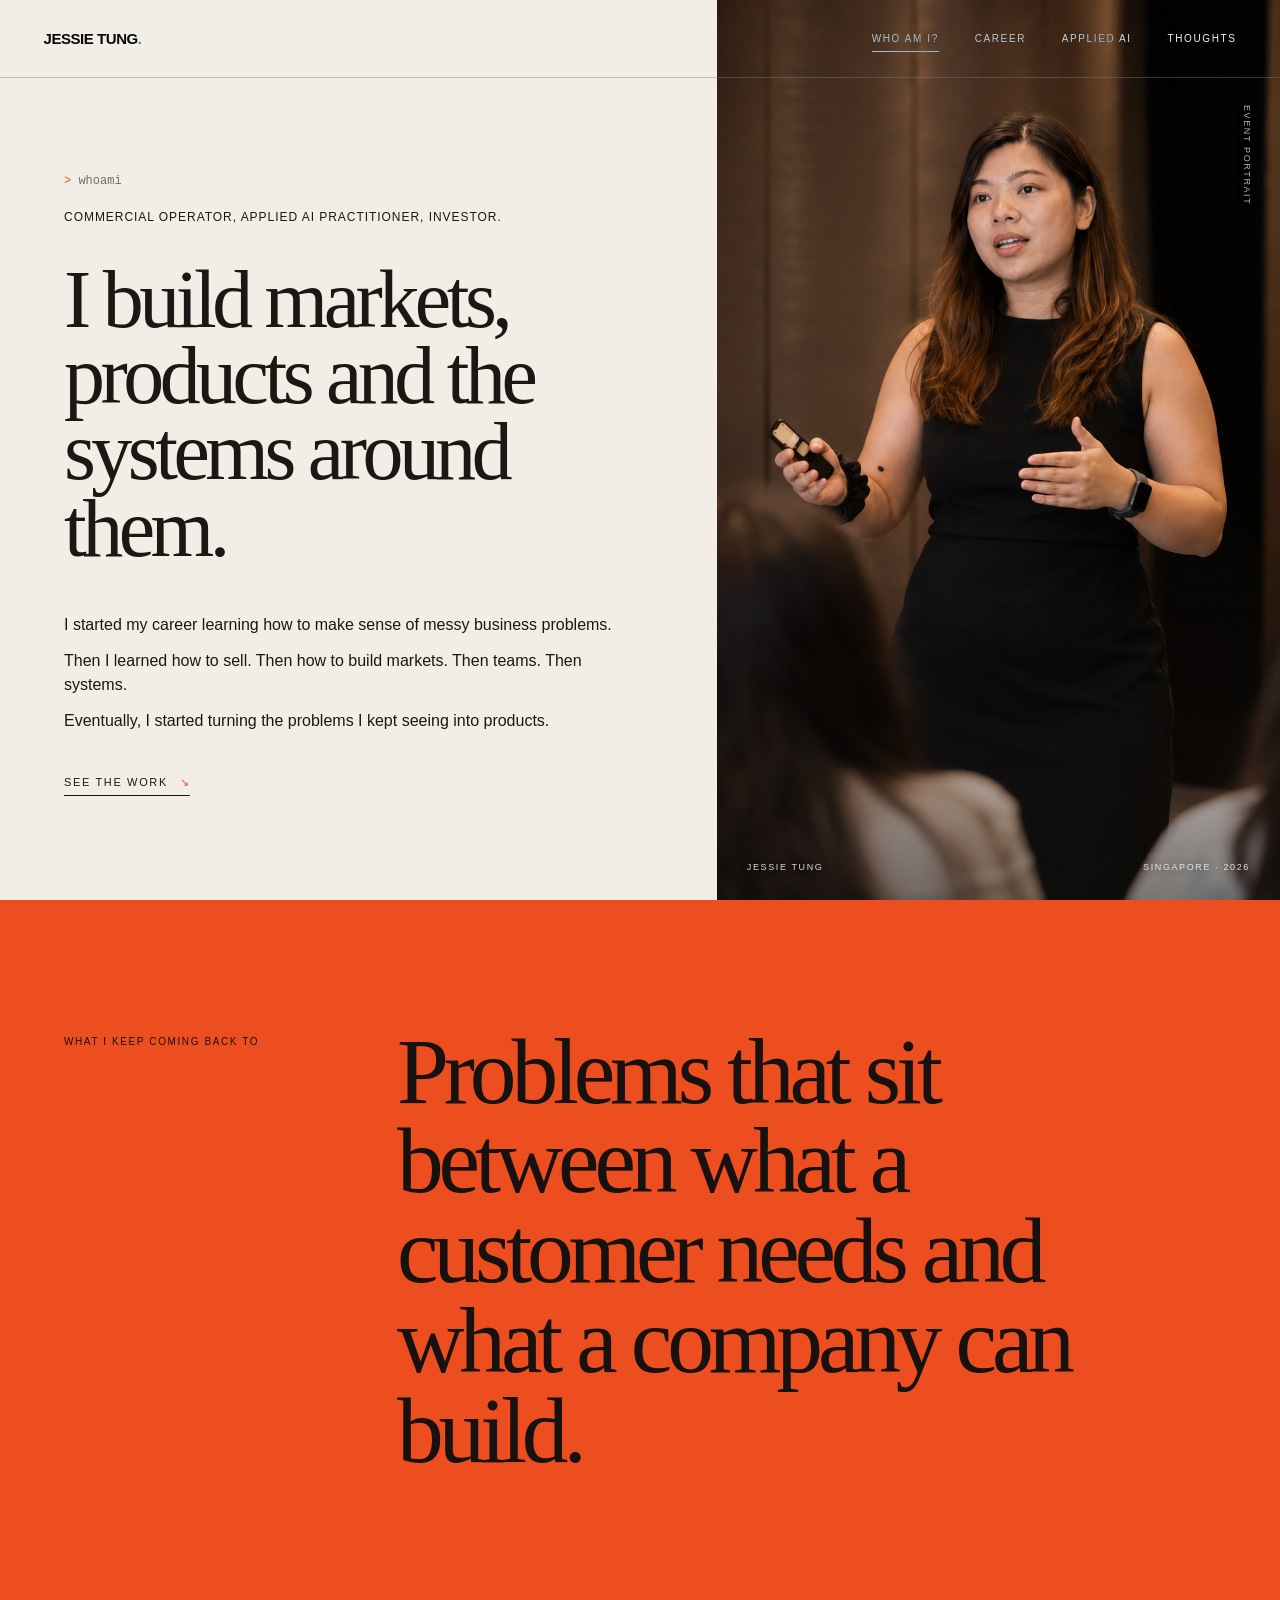
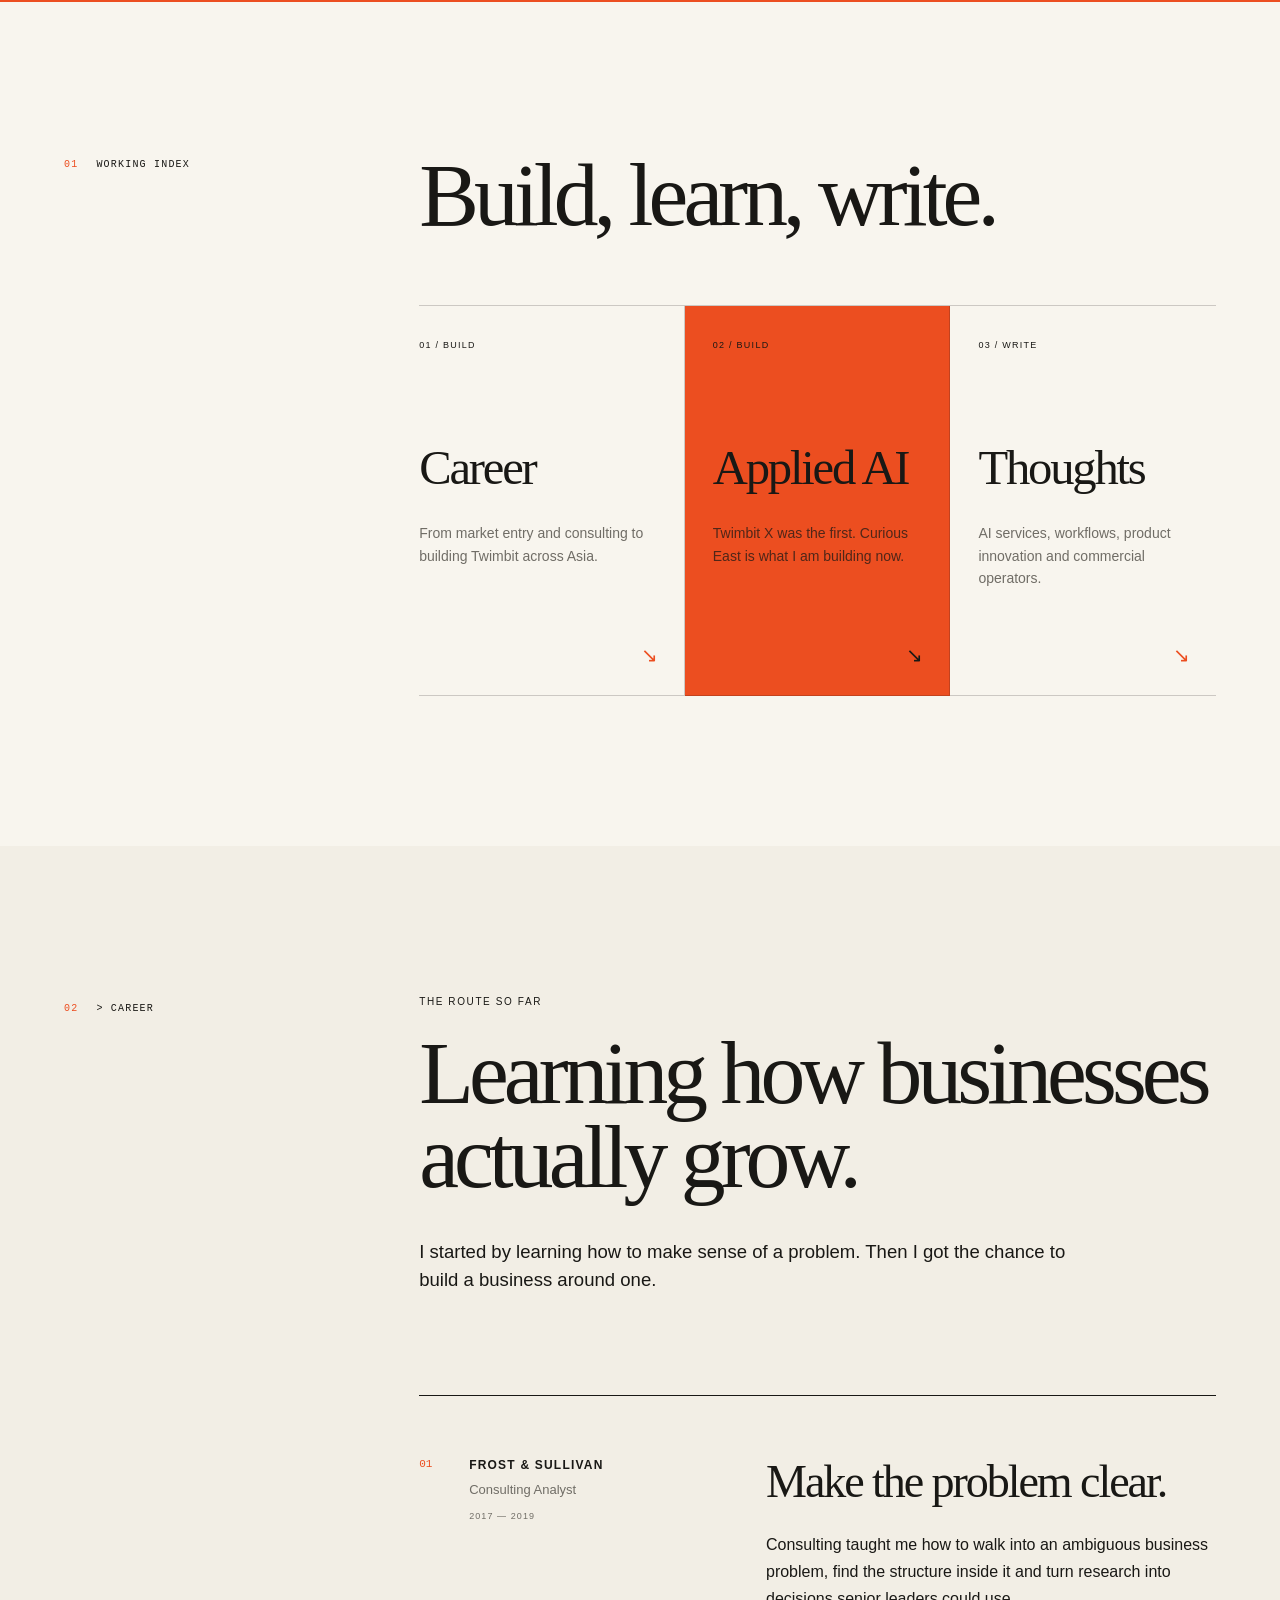
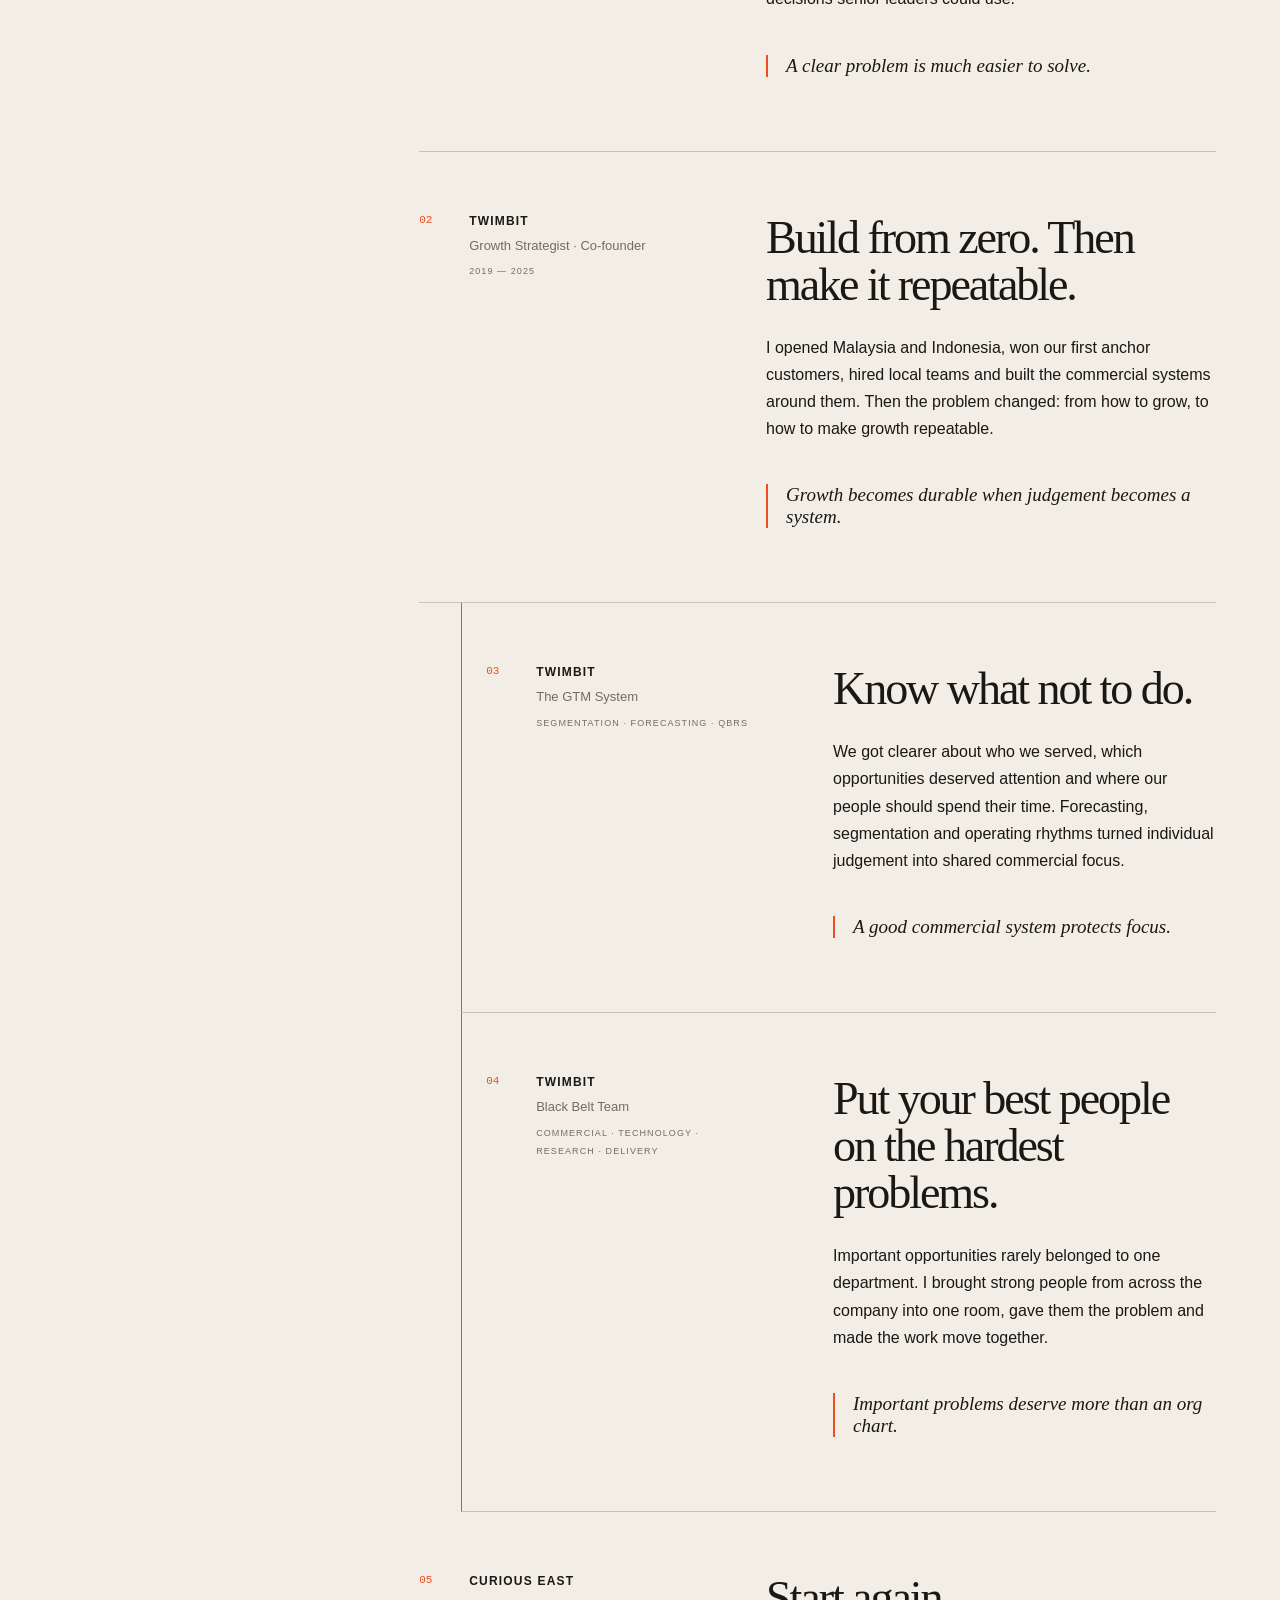
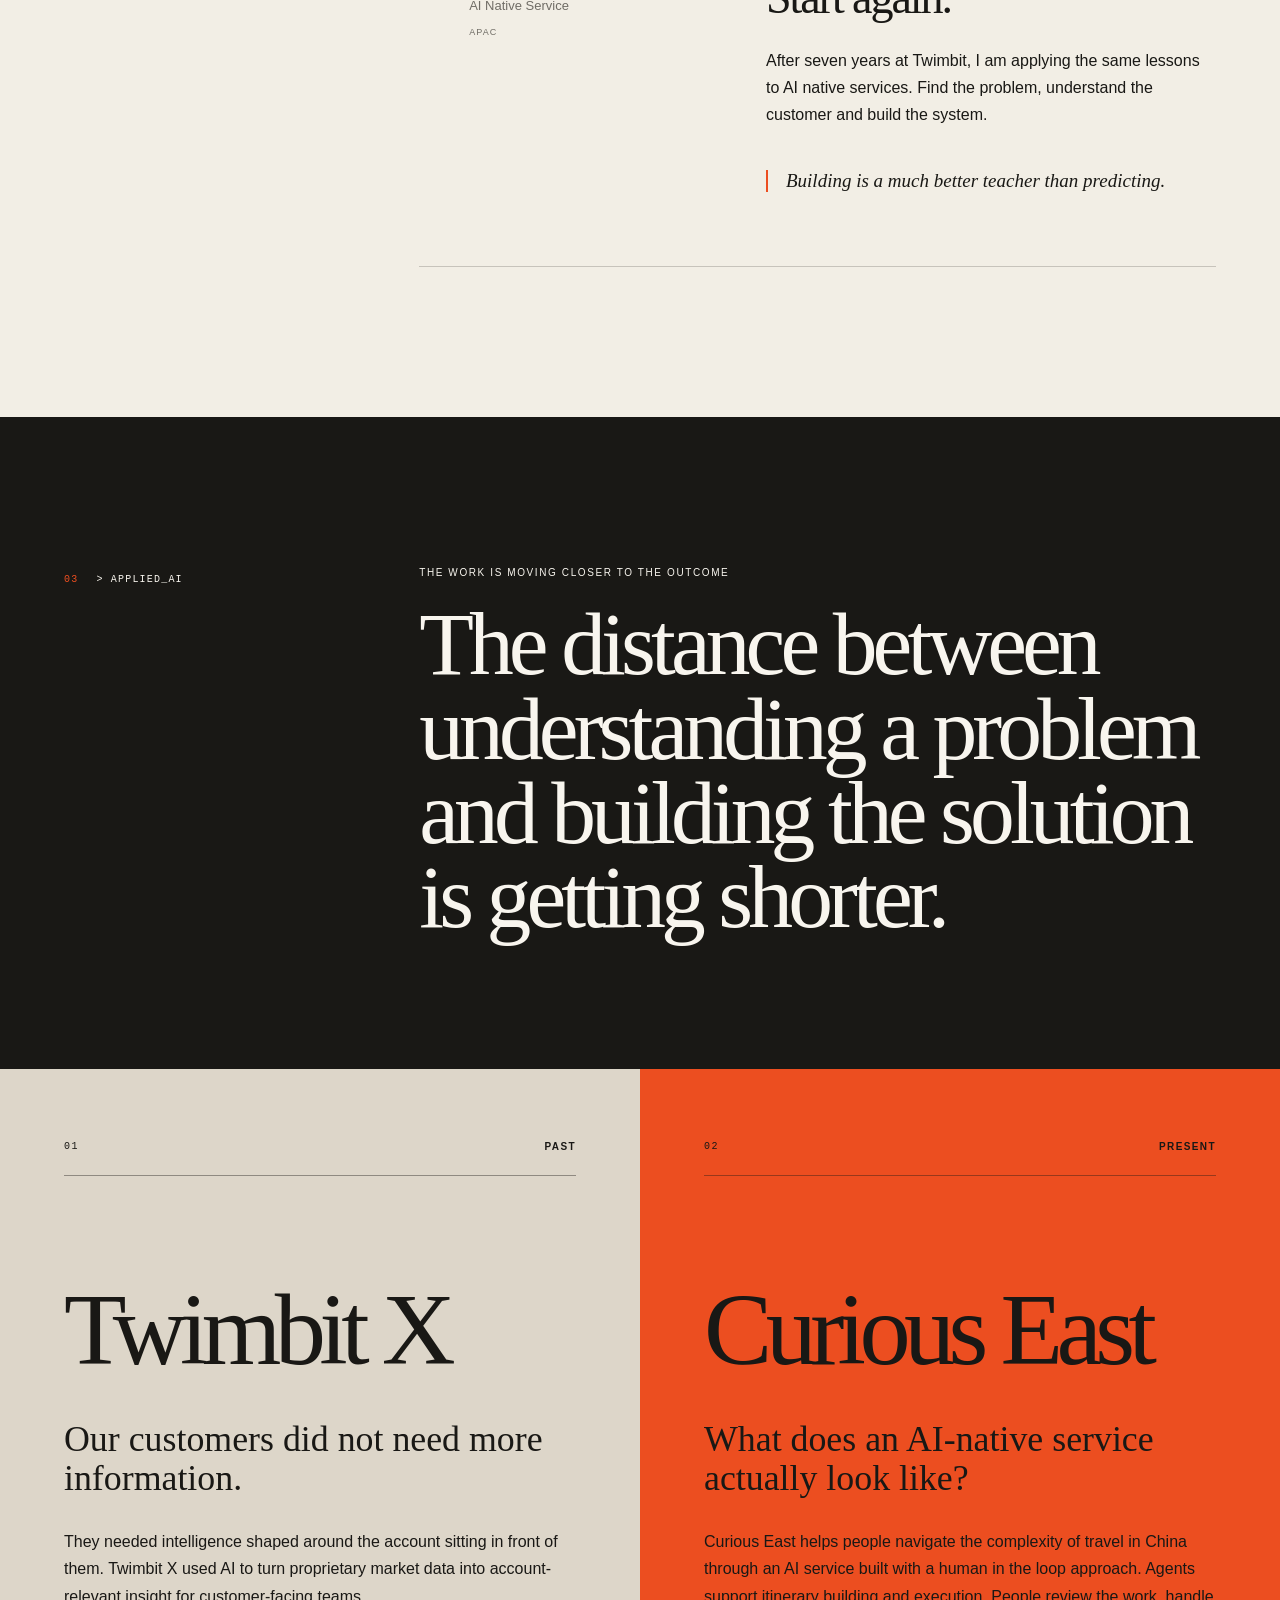
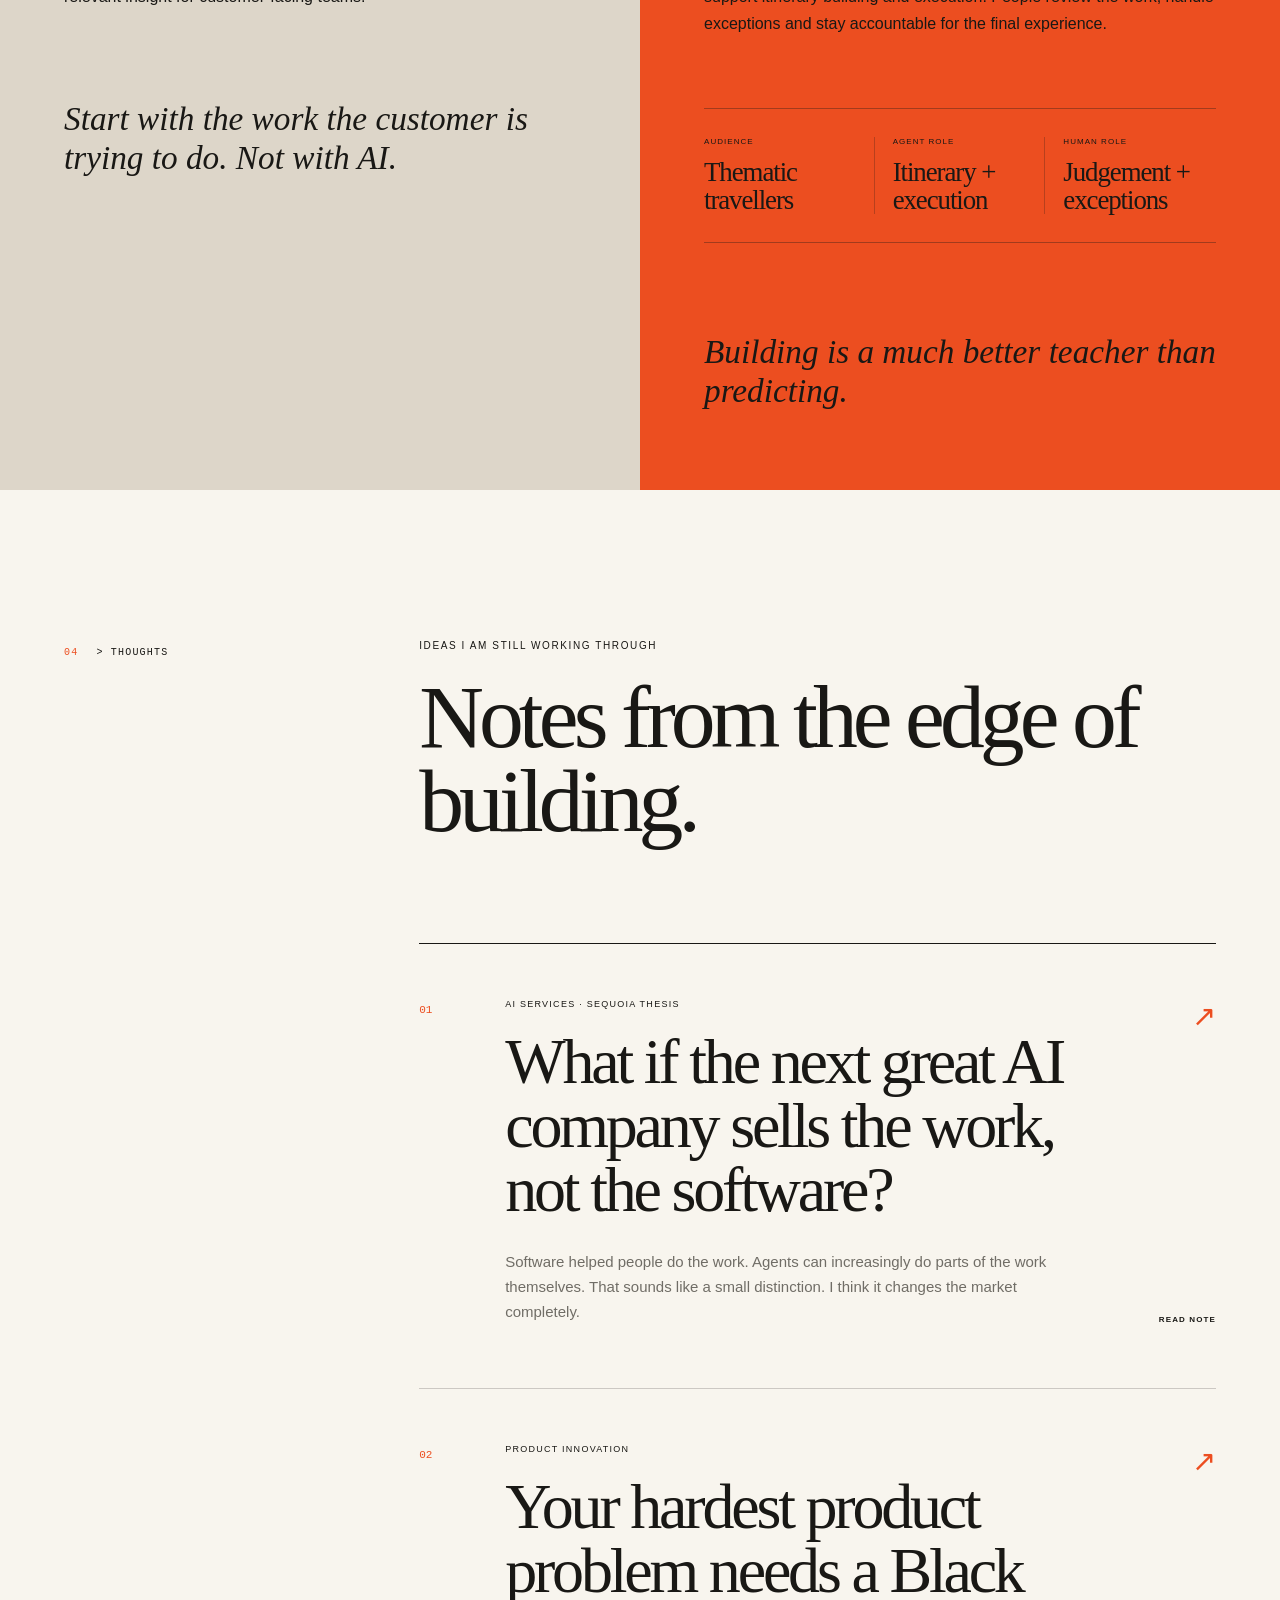
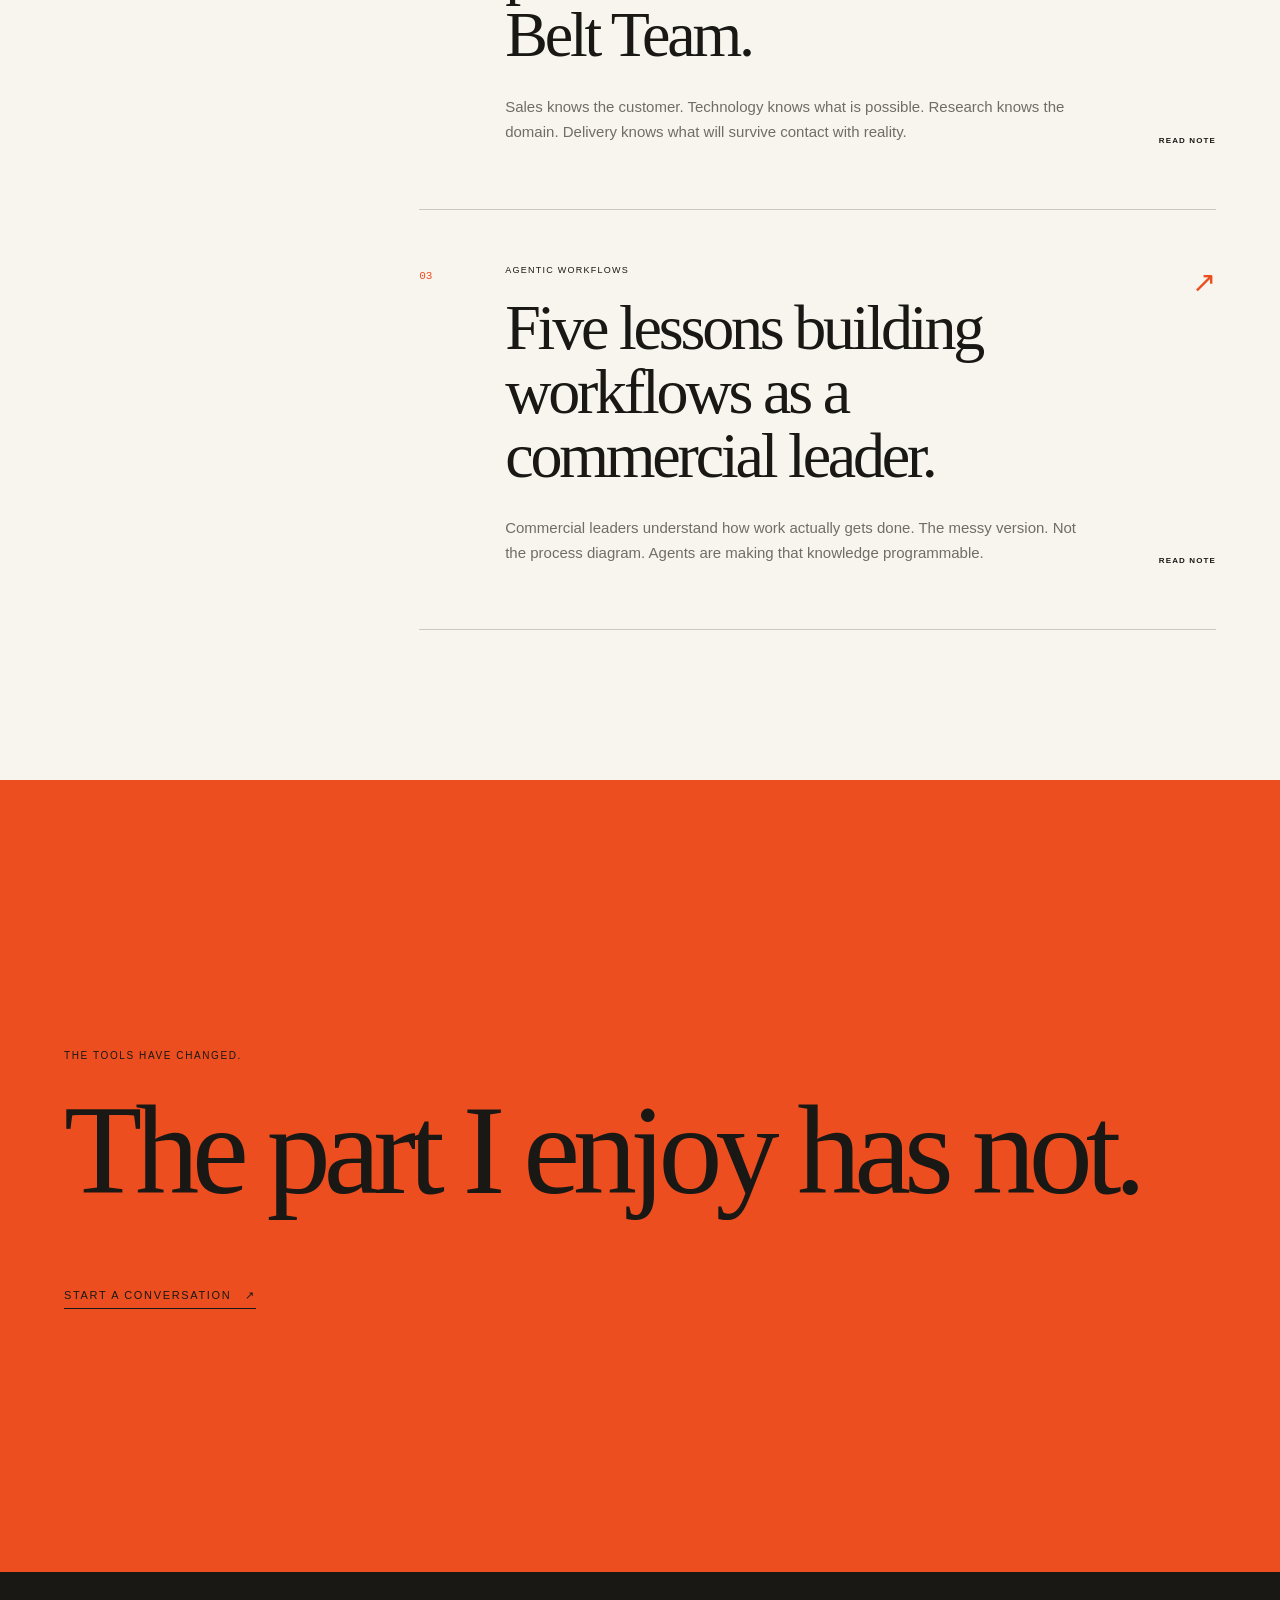
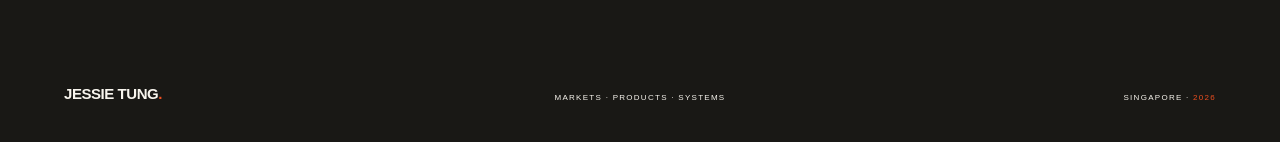
<file: index.html>
<!doctype html>
<html lang="en">
  <head>
    <meta charset="utf-8">
    <meta name="viewport" content="width=device-width, initial-scale=1">
    <title>Jessie Tung | Markets, products and systems</title>
    <meta name="description" content="Commercial operator, applied AI practitioner and investor based in Singapore.">
    <link rel="canonical" href="https://jctungg.github.io/">
    <meta property="og:title" content="Jessie Tung | Markets, products and systems">
    <meta property="og:description" content="Commercial operator, applied AI practitioner and investor based in Singapore.">
    <meta property="og:type" content="website">
    <meta name="twitter:title" content="Jessie Tung | Markets, products and systems">
    <meta name="twitter:description" content="Commercial operator, applied AI practitioner and investor based in Singapore.">
    <meta property="og:image" content="https://jctungg.github.io/og.png">
    <meta name="twitter:card" content="summary_large_image">
    <meta name="twitter:image" content="https://jctungg.github.io/og.png">
    <link rel="icon" href="/favicon.svg?v=2">
    <link rel="stylesheet" href="/styles.css">
  </head>
  <body>
    <main><header class="site-header"><a class="wordmark" href="#who-am-i" aria-label="Jessie Tung, home">JESSIE TUNG<span>.</span></a><nav aria-label="Primary navigation"><a class="active" href="#who-am-i">WHO AM I?</a><a href="#career">CAREER</a><a href="#applied-ai">APPLIED AI</a><a href="#thoughts">THOUGHTS</a></nav></header><section class="hero" id="who-am-i"><div class="hero-copy"><p class="eyebrow"><span>&gt;</span> whoami</p><p class="descriptor">Commercial operator, applied AI practitioner, investor.</p><h1>I build markets, products and the systems around them.</h1><div class="intro"><p>I started my career learning how to make sense of messy business problems.</p><p>Then I learned how to sell. Then how to build markets. Then teams. Then systems.</p><p>Eventually, I started turning the problems I kept seeing into products.</p></div><a class="text-link" href="#index">See the work <span aria-hidden="true">↘</span></a></div><figure class="hero-portrait"><img src="/jessie-hero.png" alt="Jessie Tung speaking at an event" decoding="async" fetchPriority="high"/><div class="stage-glow"></div><p class="portrait-status">EVENT PORTRAIT</p><div class="portrait-note"><span>JESSIE TUNG</span><span>SINGAPORE · 2026</span></div></figure></section><section class="statement" id="index"><p>WHAT I KEEP COMING BACK TO</p><h2>Problems that sit between what a customer needs and what a company can build.</h2></section><section class="working-index section-shell" aria-labelledby="working-index-title"><div class="section-kicker"><span>01</span><p>WORKING INDEX</p></div><div><h2 id="working-index-title">Build, learn, write.</h2><div class="index-grid"><a href="#career" class="index-card"><span>01 / BUILD</span><h3>Career</h3><p>From market entry and consulting to building Twimbit across Asia.</p><b aria-hidden="true">↘</b></a><a href="#applied-ai" class="index-card featured"><span>02 / BUILD</span><h3>Applied AI</h3><p>Twimbit X was the first. Curious East is what I am building now.</p><b aria-hidden="true">↘</b></a><a href="#thoughts" class="index-card"><span>03 / WRITE</span><h3>Thoughts</h3><p>AI services, workflows, product innovation and commercial operators.</p><b aria-hidden="true">↘</b></a></div></div></section><section class="career section-shell" id="career" aria-labelledby="career-title"><div class="section-kicker"><span>02</span><p>&gt; career</p></div><div><header class="section-heading"><p>THE ROUTE SO FAR</p><h2 id="career-title">Learning how businesses actually grow.</h2><p class="section-deck">I started by learning how to make sense of a problem. Then I got the chance to build a business around one.</p></header><div class="career-list"><article class="career-row"><div class="career-meta"><span>01</span><div><strong>FROST &amp; SULLIVAN</strong><p>Consulting Analyst</p><small>2017 — 2019</small></div></div><div class="career-story"><h3>Make the problem clear.</h3><p>Consulting taught me how to walk into an ambiguous business problem, find the structure inside it and turn research into decisions senior leaders could use.</p><blockquote>A clear problem is much easier to solve.</blockquote></div></article><article class="career-row"><div class="career-meta"><span>02</span><div><strong>TWIMBIT</strong><p>Growth Strategist · Co-founder</p><small>2019 — 2025</small></div></div><div class="career-story"><h3>Build from zero. Then make it repeatable.</h3><p>I opened Malaysia and Indonesia, won our first anchor customers, hired local teams and built the commercial systems around them. Then the problem changed: from how to grow, to how to make growth repeatable.</p><blockquote>Growth becomes durable when judgement becomes a system.</blockquote></div></article><article class="career-row career-row-nested"><div class="career-meta"><span>03</span><div><strong>TWIMBIT</strong><p>The GTM System</p><small>SEGMENTATION · FORECASTING · QBRS</small></div></div><div class="career-story"><h3>Know what not to do.</h3><p>We got clearer about who we served, which opportunities deserved attention and where our people should spend their time. Forecasting, segmentation and operating rhythms turned individual judgement into shared commercial focus.</p><blockquote>A good commercial system protects focus.</blockquote></div></article><article class="career-row career-row-nested"><div class="career-meta"><span>04</span><div><strong>TWIMBIT</strong><p>Black Belt Team</p><small>COMMERCIAL · TECHNOLOGY · RESEARCH · DELIVERY</small></div></div><div class="career-story"><h3>Put your best people on the hardest problems.</h3><p>Important opportunities rarely belonged to one department. I brought strong people from across the company into one room, gave them the problem and made the work move together.</p><blockquote>Important problems deserve more than an org chart.</blockquote></div></article><article class="career-row"><div class="career-meta"><span>05</span><div><strong>CURIOUS EAST</strong><p>AI Native Service</p><small>APAC</small></div></div><div class="career-story"><h3>Start again.</h3><p>After seven years at Twimbit, I am applying the same lessons to AI native services. Find the problem, understand the customer and build the system.</p><blockquote>Building is a much better teacher than predicting.</blockquote></div></article></div></div></section><section class="applied-ai" id="applied-ai" aria-labelledby="ai-title"><div class="section-shell ai-intro"><div class="section-kicker light"><span>03</span><p>&gt; applied_ai</p></div><div><p class="overline">THE WORK IS MOVING CLOSER TO THE OUTCOME</p><h2 id="ai-title">The distance between understanding a problem and building the solution is getting shorter.</h2></div></div><div class="ai-projects"><article class="ai-card past"><div class="ai-label"><span>01</span><strong>PAST</strong></div><h3>Twimbit X</h3><p class="ai-question">Our customers did not need more information.</p><p>They needed intelligence shaped around the account sitting in front of them. Twimbit X used AI to turn proprietary market data into account-relevant insight for customer-facing teams.</p><blockquote>Start with the work the customer is trying to do. Not with AI.</blockquote></article><article class="ai-card present"><div class="ai-label"><span>02</span><strong>PRESENT</strong></div><h3>Curious East</h3><p class="ai-question">What does an AI-native service actually look like?</p><p>Curious East helps people navigate the complexity of travel in China through an AI service built with a human in the loop approach. Agents support itinerary building and execution. People review the work, handle exceptions and stay accountable for the final experience.</p><dl><div><dt>AUDIENCE</dt><dd>Thematic travellers</dd></div><div><dt>AGENT ROLE</dt><dd>Itinerary + execution</dd></div><div><dt>HUMAN ROLE</dt><dd>Judgement + exceptions</dd></div></dl><blockquote>Building is a much better teacher than predicting.</blockquote></article></div></section><section class="thoughts section-shell" id="thoughts" aria-labelledby="thoughts-title"><div class="section-kicker"><span>04</span><p>&gt; thoughts</p></div><div><header class="section-heading thoughts-heading"><p>IDEAS I AM STILL WORKING THROUGH</p><h2 id="thoughts-title">Notes from the edge of building.</h2></header><div class="thought-list"><article class="thought-card"><a class="thought-link" href="/thoughts/ai-services-sell-the-work"><div class="thought-number">01</div><div class="thought-body"><p>AI SERVICES · SEQUOIA THESIS</p><h3>What if the next great AI company sells the work, not the software?</h3><span>Software helped people do the work. Agents can increasingly do parts of the work themselves. That sounds like a small distinction. I think it changes the market completely.</span></div><div class="thought-toggle" aria-hidden="true"><i>↗</i><b>READ NOTE</b></div></a></article><article class="thought-card"><a class="thought-link" href="/thoughts/black-belt-team"><div class="thought-number">02</div><div class="thought-body"><p>PRODUCT INNOVATION</p><h3>Your hardest product problem needs a Black Belt Team.</h3><span>Sales knows the customer. Technology knows what is possible. Research knows the domain. Delivery knows what will survive contact with reality.</span></div><div class="thought-toggle" aria-hidden="true"><i>↗</i><b>READ NOTE</b></div></a></article><article class="thought-card"><a class="thought-link" href="/thoughts/five-lessons-building-workflows"><div class="thought-number">03</div><div class="thought-body"><p>AGENTIC WORKFLOWS</p><h3>Five lessons building workflows as a commercial leader.</h3><span>Commercial leaders understand how work actually gets done. The messy version. Not the process diagram. Agents are making that knowledge programmable.</span></div><div class="thought-toggle" aria-hidden="true"><i>↗</i><b>READ NOTE</b></div></a></article></div></div></section><section class="closing" aria-label="Closing statement"><p>THE TOOLS HAVE CHANGED.</p><h2>The part I enjoy has not.</h2><a class="contact-link" href="mailto:jctungg@gmail.com?subject=Start%20a%20conversation" aria-label="Start a conversation by email"><span class="contact-label">Start a conversation <b aria-hidden="true">↗</b></span></a></section><footer><a class="wordmark" href="#who-am-i">JESSIE TUNG<span>.</span></a><p>MARKETS · PRODUCTS · SYSTEMS</p><p>SINGAPORE · <span>2026</span></p></footer></main>
  </body>
</html>
</file>
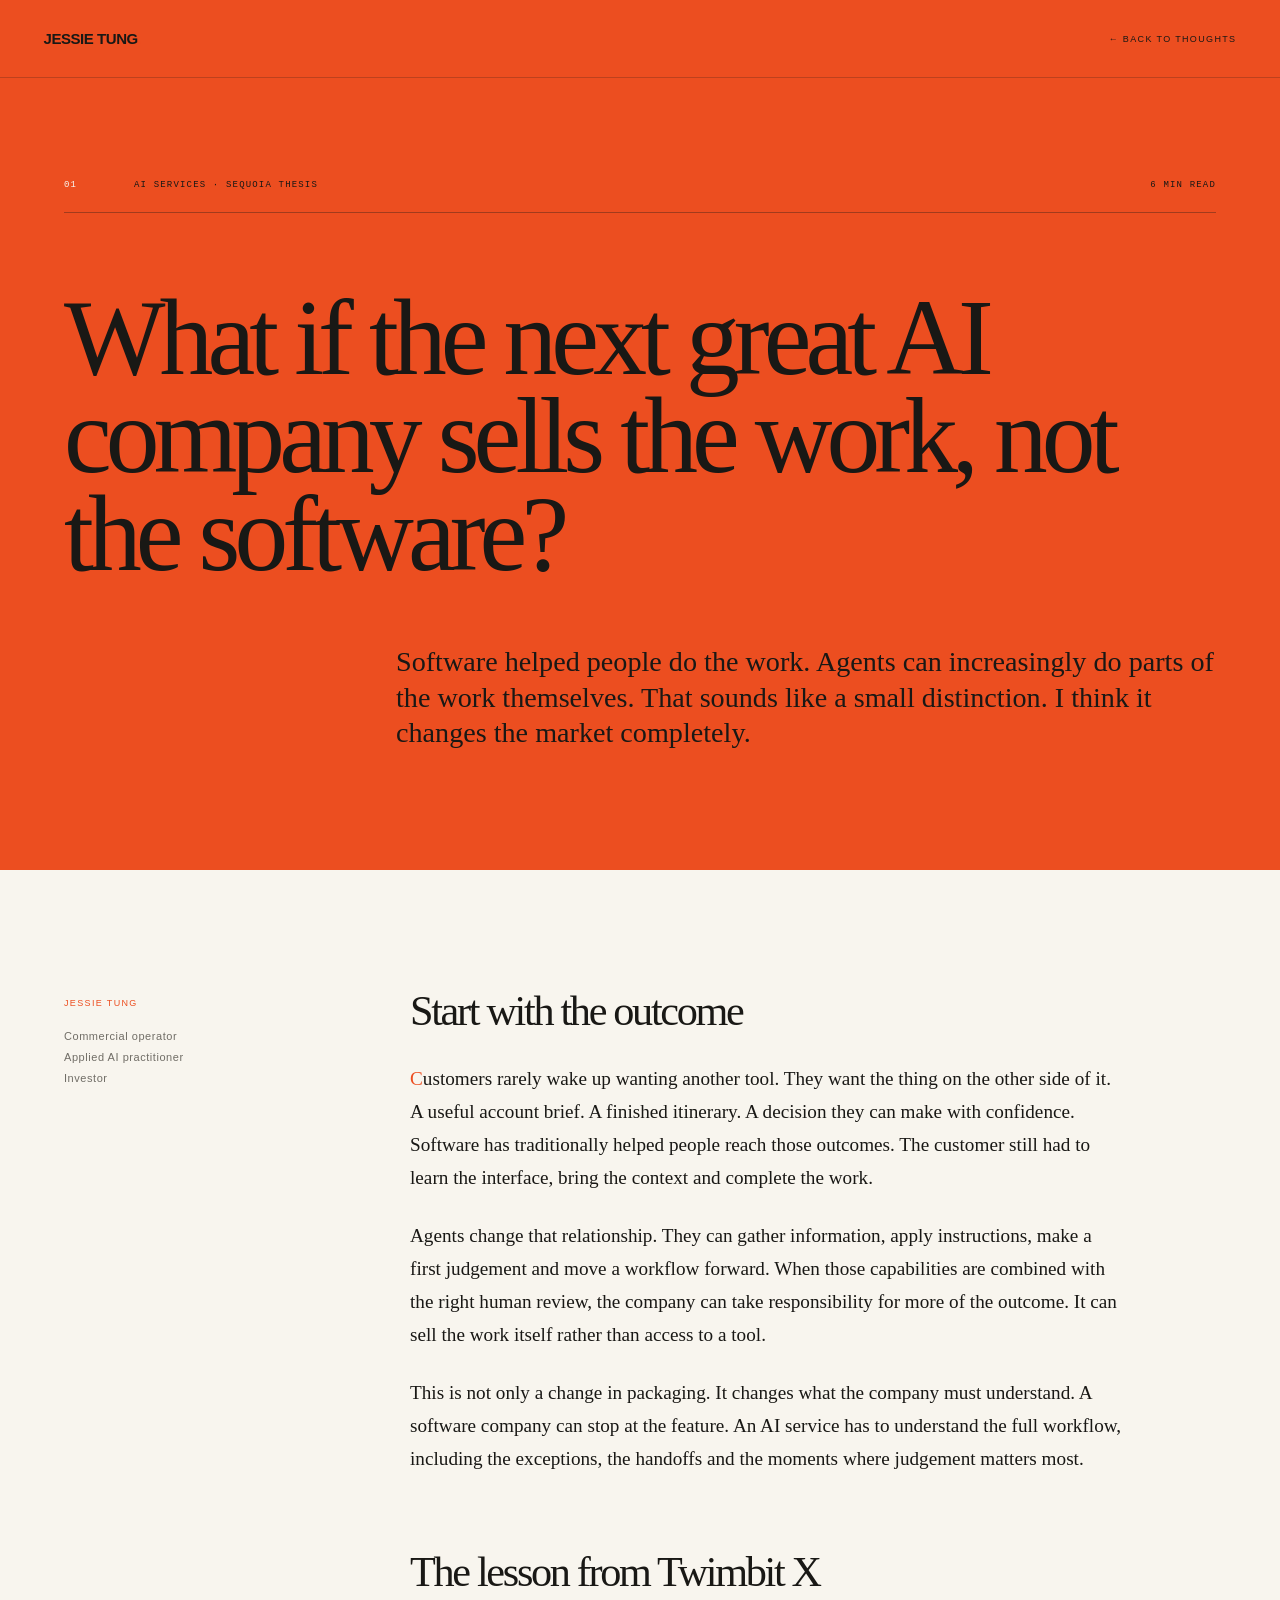
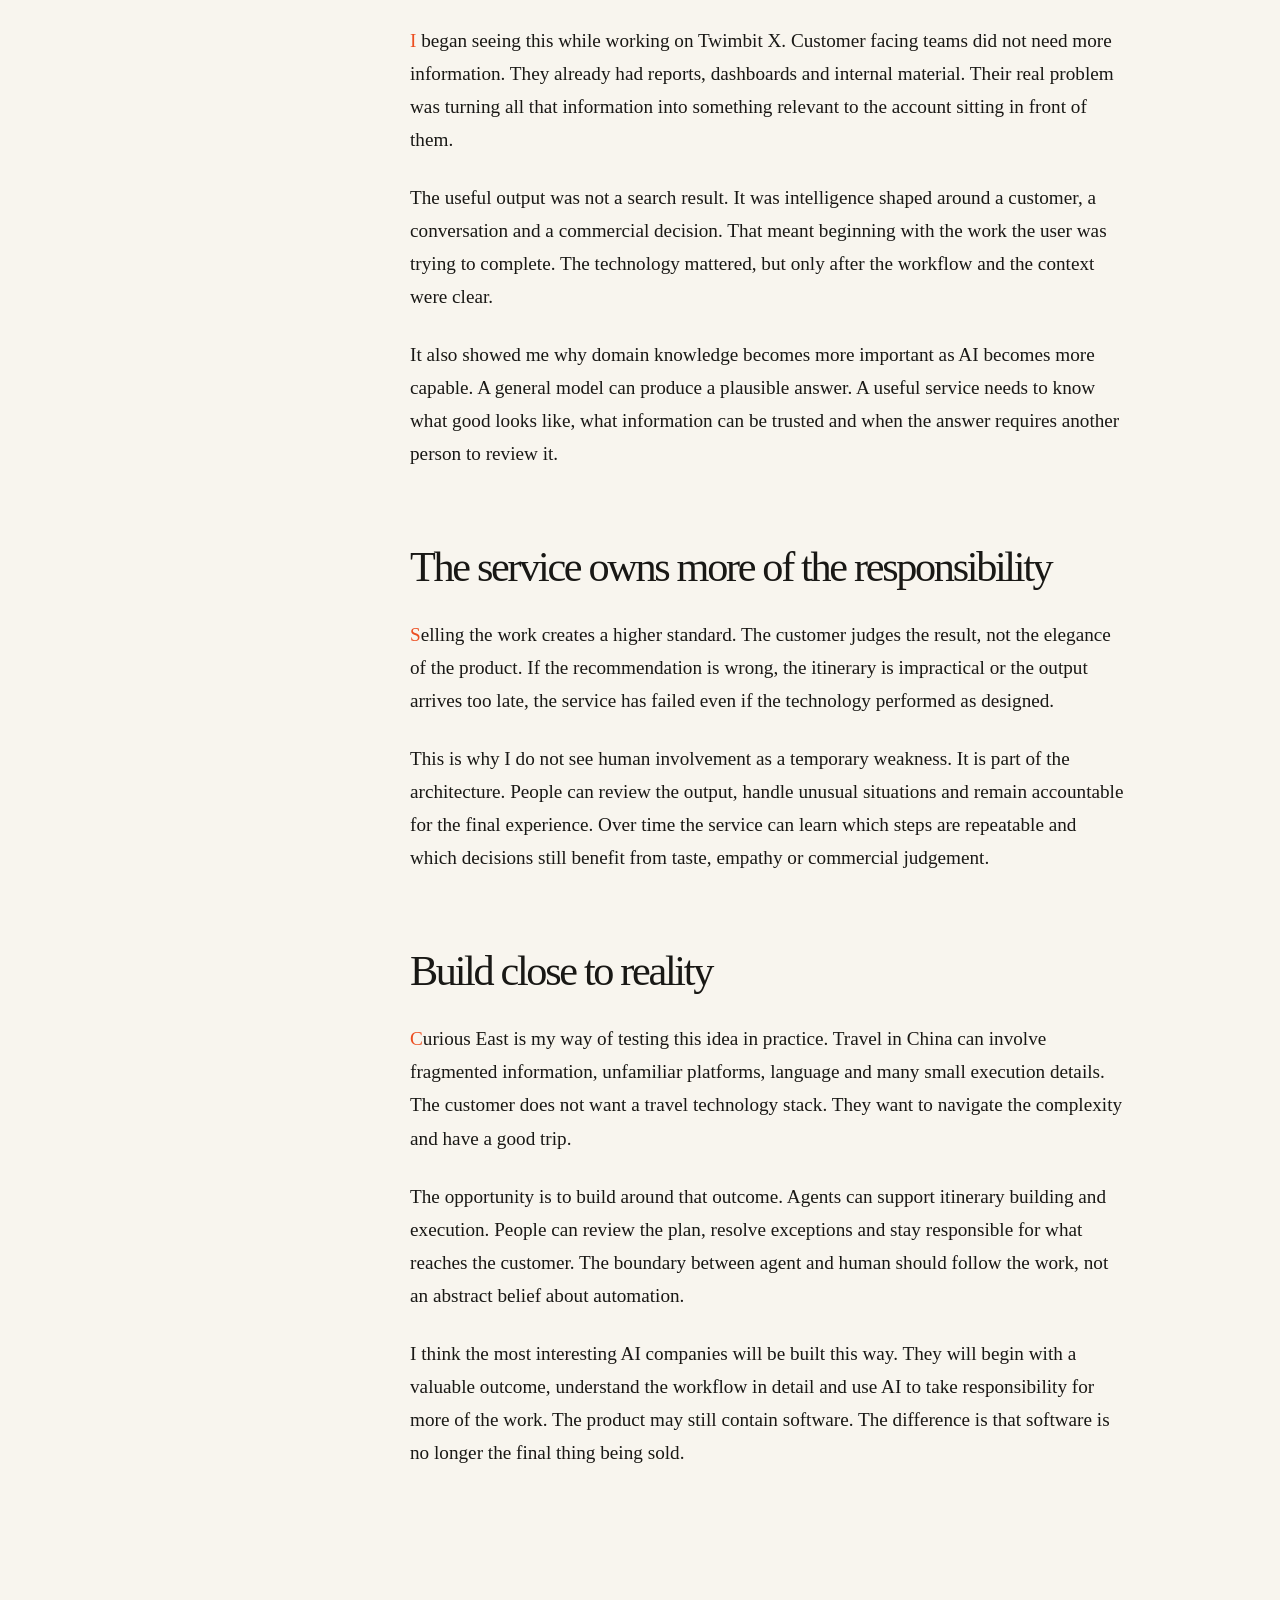
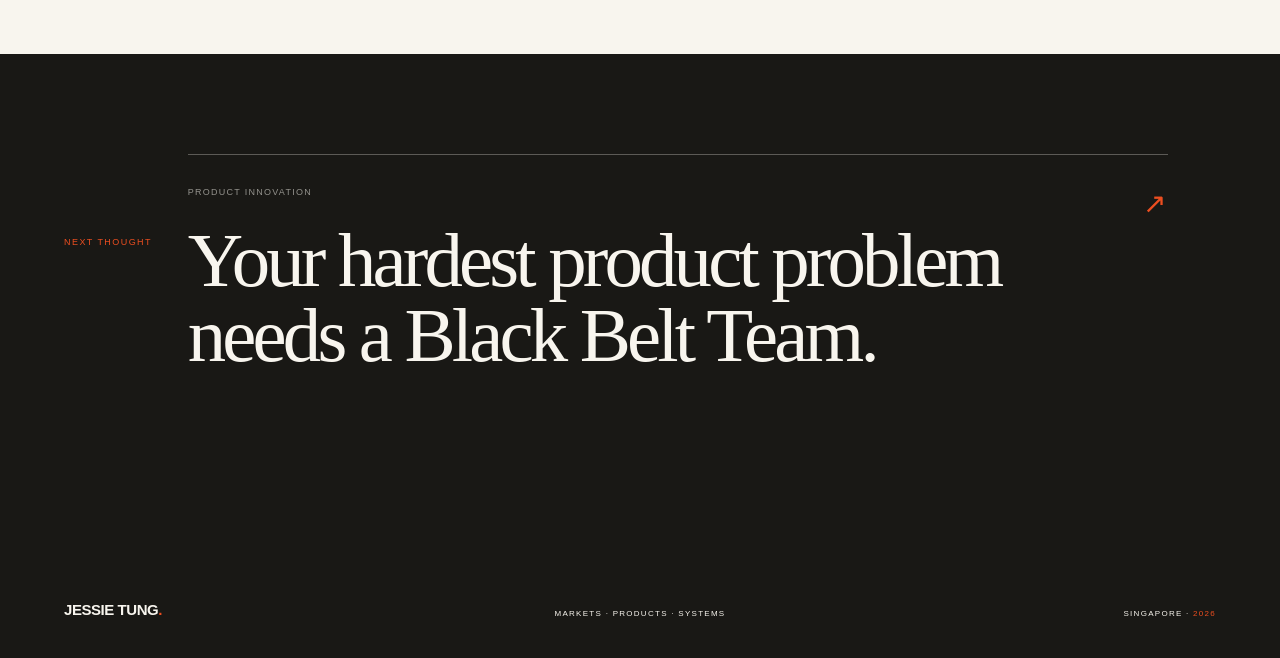
<file: thoughts/ai-services-sell-the-work/index.html>
<!doctype html>
<html lang="en">
  <head>
    <meta charset="utf-8">
    <meta name="viewport" content="width=device-width, initial-scale=1">
    <title>What if the next great AI company sells the work, not the software? | Jessie Tung</title>
    <meta name="description" content="Software helped people do the work. Agents can increasingly do parts of the work themselves. I think it changes the market completely.">
    <link rel="canonical" href="https://jctungg.github.io/thoughts/ai-services-sell-the-work">
    <meta property="og:title" content="What if the next great AI company sells the work, not the software? | Jessie Tung">
    <meta property="og:description" content="Software helped people do the work. Agents can increasingly do parts of the work themselves. I think it changes the market completely.">
    <meta property="og:type" content="article">
    <meta name="twitter:title" content="What if the next great AI company sells the work, not the software? | Jessie Tung">
    <meta name="twitter:description" content="Software helped people do the work. Agents can increasingly do parts of the work themselves. I think it changes the market completely.">
    <meta name="twitter:card" content="summary">
    <link rel="icon" href="/favicon.svg?v=2">
    <link rel="stylesheet" href="/styles.css">
  </head>
  <body>
    <main class="article-page"><header class="article-nav"><a class="wordmark" href="/#who-am-i" aria-label="Jessie Tung, home">JESSIE TUNG<span>.</span></a><a href="/#thoughts">← BACK TO THOUGHTS</a></header><article><header class="article-hero"><div class="article-meta"><span>01</span><p>AI SERVICES · SEQUOIA THESIS</p><small>6 MIN READ</small></div><h1>What if the next great AI company sells the work, not the software?</h1><p class="article-intro">Software helped people do the work. Agents can increasingly do parts of the work themselves. That sounds like a small distinction. I think it changes the market completely.</p></header><div class="article-layout"><aside><p>JESSIE TUNG</p><span>Commercial operator<br/>Applied AI practitioner<br/>Investor</span></aside><div class="article-content"><section><h2>Start with the outcome</h2><p>Customers rarely wake up wanting another tool. They want the thing on the other side of it. A useful account brief. A finished itinerary. A decision they can make with confidence. Software has traditionally helped people reach those outcomes. The customer still had to learn the interface, bring the context and complete the work.</p><p>Agents change that relationship. They can gather information, apply instructions, make a first judgement and move a workflow forward. When those capabilities are combined with the right human review, the company can take responsibility for more of the outcome. It can sell the work itself rather than access to a tool.</p><p>This is not only a change in packaging. It changes what the company must understand. A software company can stop at the feature. An AI service has to understand the full workflow, including the exceptions, the handoffs and the moments where judgement matters most.</p></section><section><h2>The lesson from Twimbit X</h2><p>I began seeing this while working on Twimbit X. Customer facing teams did not need more information. They already had reports, dashboards and internal material. Their real problem was turning all that information into something relevant to the account sitting in front of them.</p><p>The useful output was not a search result. It was intelligence shaped around a customer, a conversation and a commercial decision. That meant beginning with the work the user was trying to complete. The technology mattered, but only after the workflow and the context were clear.</p><p>It also showed me why domain knowledge becomes more important as AI becomes more capable. A general model can produce a plausible answer. A useful service needs to know what good looks like, what information can be trusted and when the answer requires another person to review it.</p></section><section><h2>The service owns more of the responsibility</h2><p>Selling the work creates a higher standard. The customer judges the result, not the elegance of the product. If the recommendation is wrong, the itinerary is impractical or the output arrives too late, the service has failed even if the technology performed as designed.</p><p>This is why I do not see human involvement as a temporary weakness. It is part of the architecture. People can review the output, handle unusual situations and remain accountable for the final experience. Over time the service can learn which steps are repeatable and which decisions still benefit from taste, empathy or commercial judgement.</p></section><section><h2>Build close to reality</h2><p>Curious East is my way of testing this idea in practice. Travel in China can involve fragmented information, unfamiliar platforms, language and many small execution details. The customer does not want a travel technology stack. They want to navigate the complexity and have a good trip.</p><p>The opportunity is to build around that outcome. Agents can support itinerary building and execution. People can review the plan, resolve exceptions and stay responsible for what reaches the customer. The boundary between agent and human should follow the work, not an abstract belief about automation.</p><p>I think the most interesting AI companies will be built this way. They will begin with a valuable outcome, understand the workflow in detail and use AI to take responsibility for more of the work. The product may still contain software. The difference is that software is no longer the final thing being sold.</p></section></div></div></article><nav class="article-next" aria-label="Continue reading"><p>NEXT THOUGHT</p><a href="/thoughts/black-belt-team"><span>PRODUCT INNOVATION</span><strong>Your hardest product problem needs a Black Belt Team.</strong><b aria-hidden="true">↗</b></a></nav><footer><a class="wordmark" href="/#who-am-i">JESSIE TUNG<span>.</span></a><p>MARKETS · PRODUCTS · SYSTEMS</p><p>SINGAPORE · <span>2026</span></p></footer></main>
  </body>
</html>
</file>
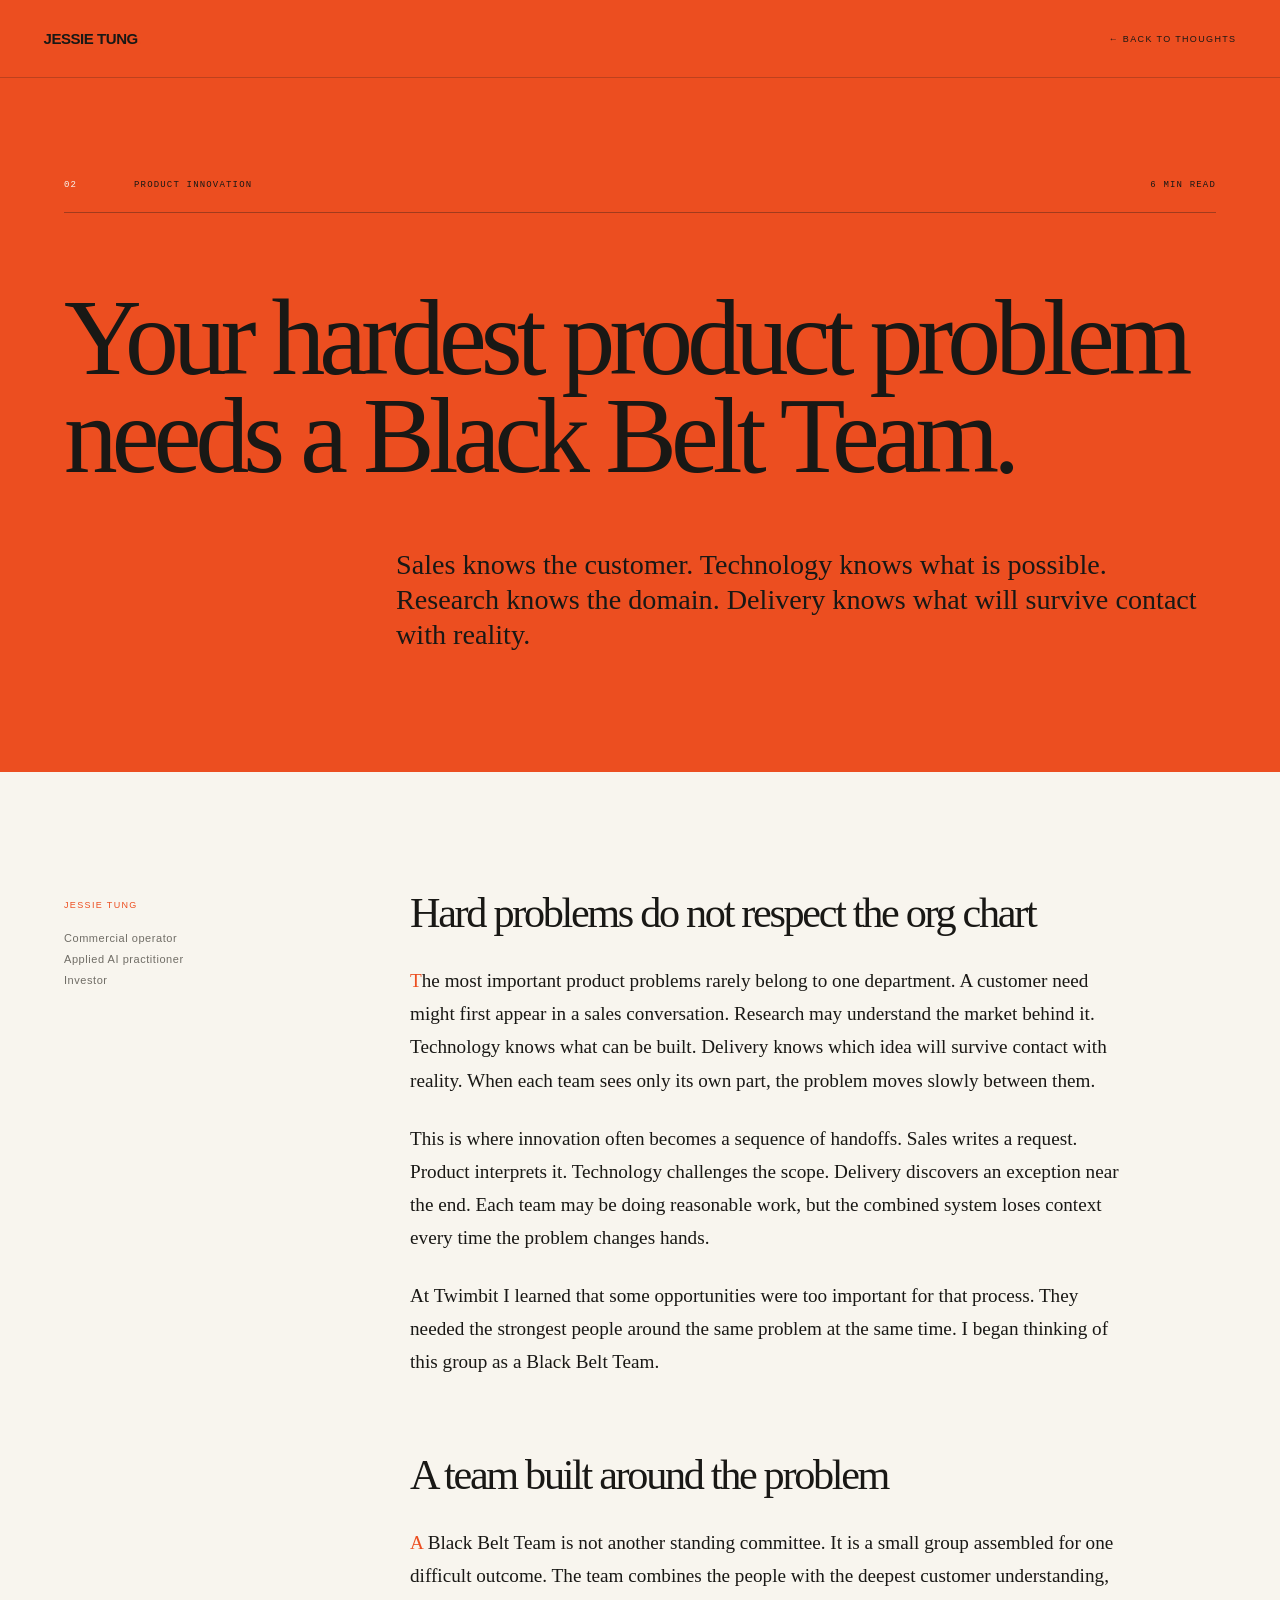
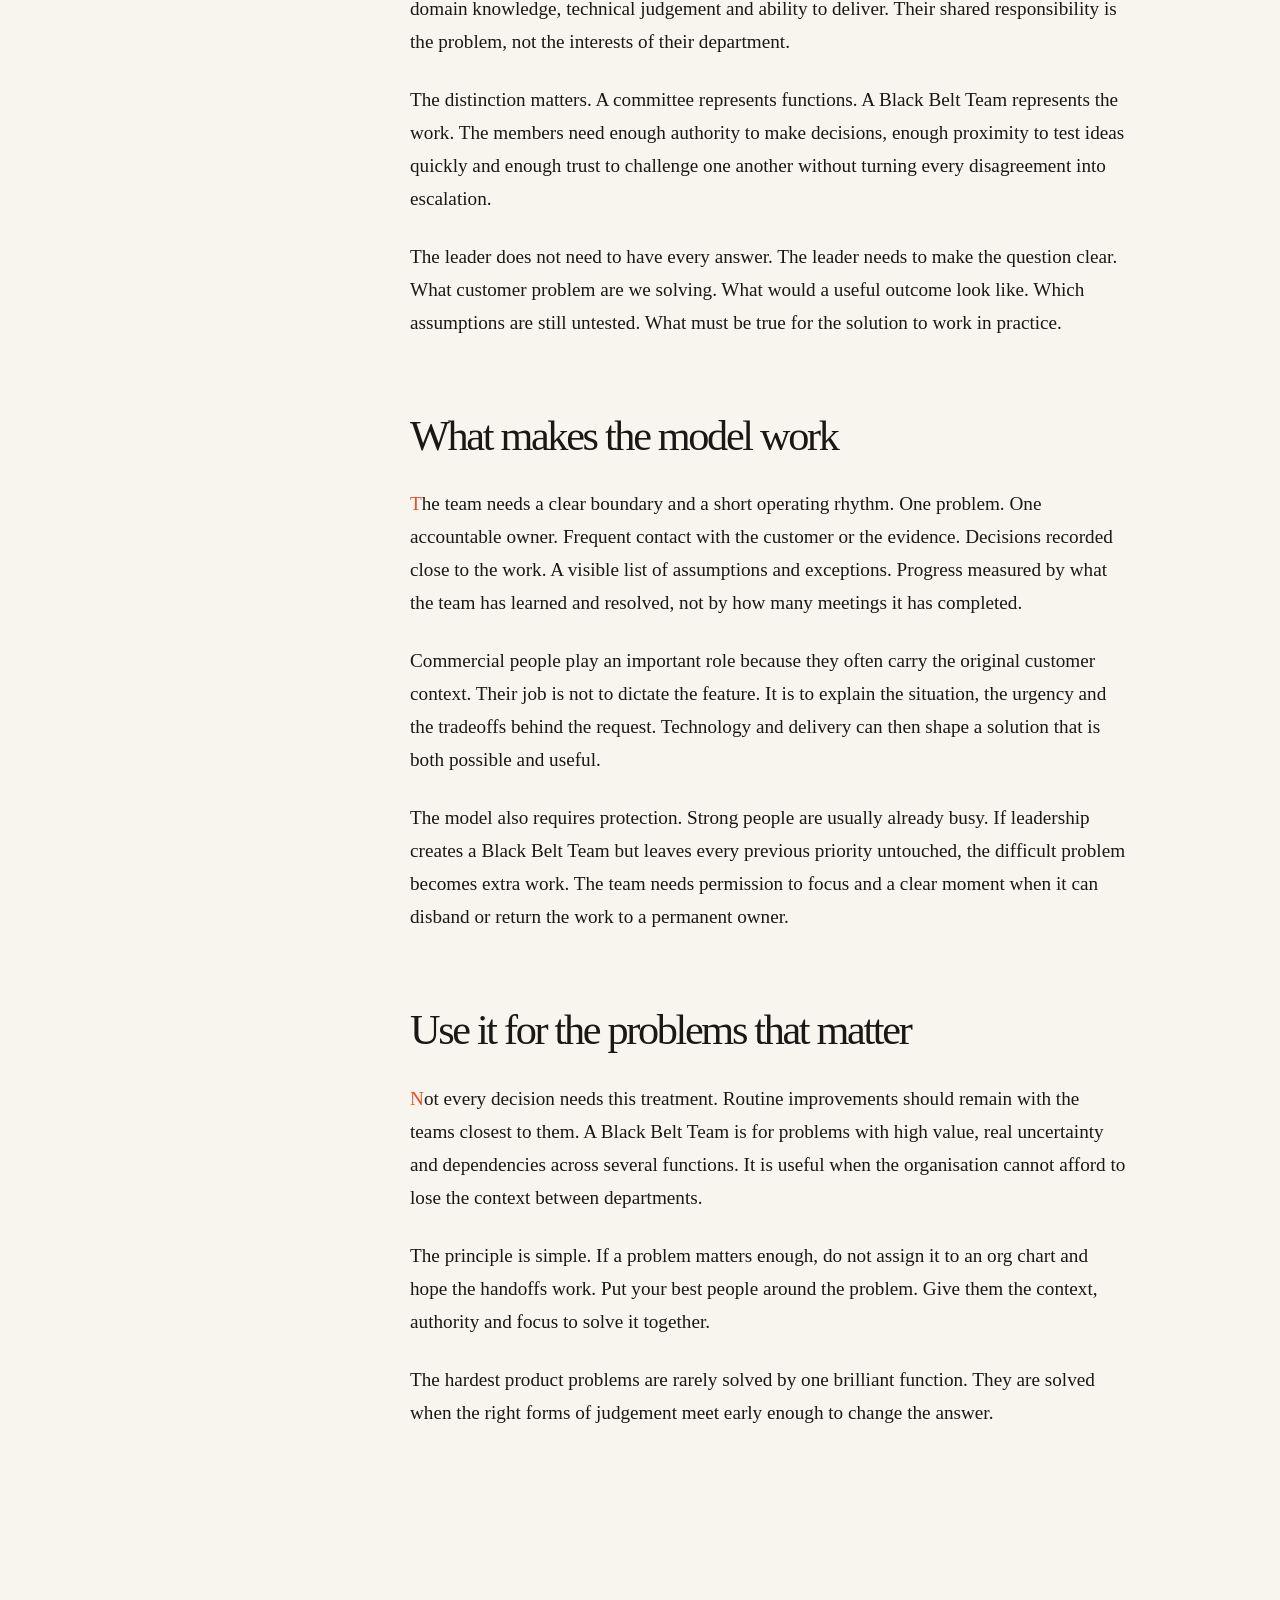
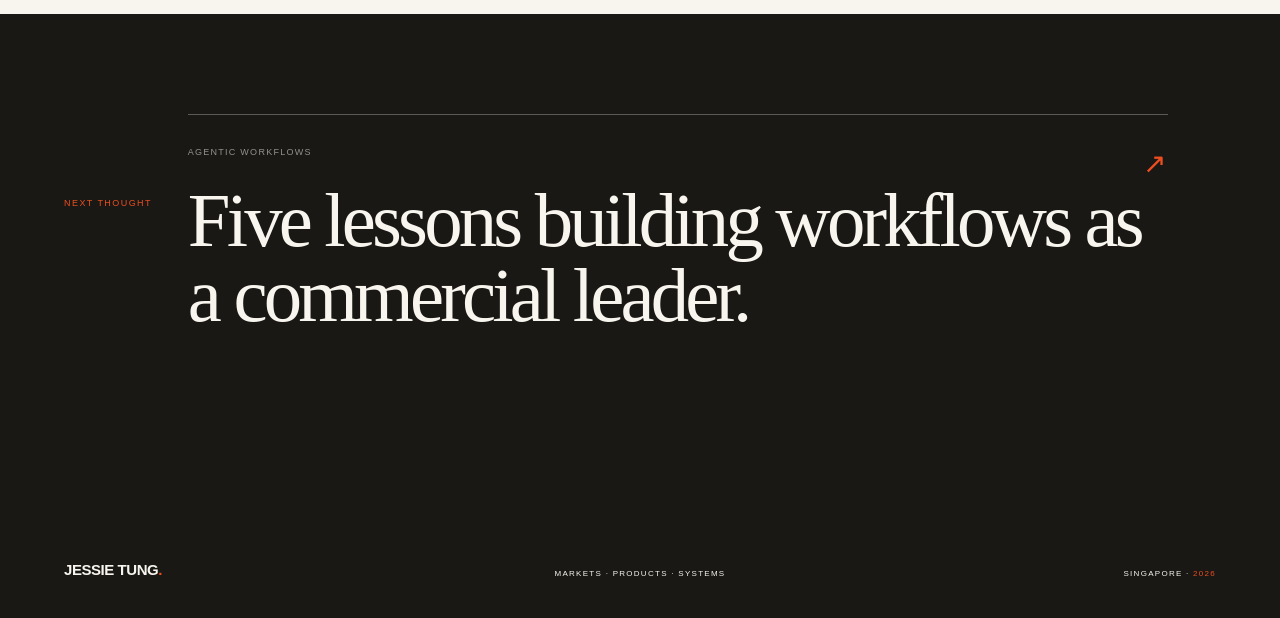
<file: thoughts/black-belt-team/index.html>
<!doctype html>
<html lang="en">
  <head>
    <meta charset="utf-8">
    <meta name="viewport" content="width=device-width, initial-scale=1">
    <title>Your hardest product problem needs a Black Belt Team | Jessie Tung</title>
    <meta name="description" content="Sales knows the customer. Technology knows what is possible. Research knows the domain. Delivery knows what will survive contact with reality.">
    <link rel="canonical" href="https://jctungg.github.io/thoughts/black-belt-team">
    <meta property="og:title" content="Your hardest product problem needs a Black Belt Team | Jessie Tung">
    <meta property="og:description" content="Sales knows the customer. Technology knows what is possible. Research knows the domain. Delivery knows what will survive contact with reality.">
    <meta property="og:type" content="article">
    <meta name="twitter:title" content="Your hardest product problem needs a Black Belt Team | Jessie Tung">
    <meta name="twitter:description" content="Sales knows the customer. Technology knows what is possible. Research knows the domain. Delivery knows what will survive contact with reality.">
    <meta name="twitter:card" content="summary">
    <link rel="icon" href="/favicon.svg?v=2">
    <link rel="stylesheet" href="/styles.css">
  </head>
  <body>
    <main class="article-page"><header class="article-nav"><a class="wordmark" href="/#who-am-i" aria-label="Jessie Tung, home">JESSIE TUNG<span>.</span></a><a href="/#thoughts">← BACK TO THOUGHTS</a></header><article><header class="article-hero"><div class="article-meta"><span>02</span><p>PRODUCT INNOVATION</p><small>6 MIN READ</small></div><h1>Your hardest product problem needs a Black Belt Team.</h1><p class="article-intro">Sales knows the customer. Technology knows what is possible. Research knows the domain. Delivery knows what will survive contact with reality.</p></header><div class="article-layout"><aside><p>JESSIE TUNG</p><span>Commercial operator<br/>Applied AI practitioner<br/>Investor</span></aside><div class="article-content"><section><h2>Hard problems do not respect the org chart</h2><p>The most important product problems rarely belong to one department. A customer need might first appear in a sales conversation. Research may understand the market behind it. Technology knows what can be built. Delivery knows which idea will survive contact with reality. When each team sees only its own part, the problem moves slowly between them.</p><p>This is where innovation often becomes a sequence of handoffs. Sales writes a request. Product interprets it. Technology challenges the scope. Delivery discovers an exception near the end. Each team may be doing reasonable work, but the combined system loses context every time the problem changes hands.</p><p>At Twimbit I learned that some opportunities were too important for that process. They needed the strongest people around the same problem at the same time. I began thinking of this group as a Black Belt Team.</p></section><section><h2>A team built around the problem</h2><p>A Black Belt Team is not another standing committee. It is a small group assembled for one difficult outcome. The team combines the people with the deepest customer understanding, domain knowledge, technical judgement and ability to deliver. Their shared responsibility is the problem, not the interests of their department.</p><p>The distinction matters. A committee represents functions. A Black Belt Team represents the work. The members need enough authority to make decisions, enough proximity to test ideas quickly and enough trust to challenge one another without turning every disagreement into escalation.</p><p>The leader does not need to have every answer. The leader needs to make the question clear. What customer problem are we solving. What would a useful outcome look like. Which assumptions are still untested. What must be true for the solution to work in practice.</p></section><section><h2>What makes the model work</h2><p>The team needs a clear boundary and a short operating rhythm. One problem. One accountable owner. Frequent contact with the customer or the evidence. Decisions recorded close to the work. A visible list of assumptions and exceptions. Progress measured by what the team has learned and resolved, not by how many meetings it has completed.</p><p>Commercial people play an important role because they often carry the original customer context. Their job is not to dictate the feature. It is to explain the situation, the urgency and the tradeoffs behind the request. Technology and delivery can then shape a solution that is both possible and useful.</p><p>The model also requires protection. Strong people are usually already busy. If leadership creates a Black Belt Team but leaves every previous priority untouched, the difficult problem becomes extra work. The team needs permission to focus and a clear moment when it can disband or return the work to a permanent owner.</p></section><section><h2>Use it for the problems that matter</h2><p>Not every decision needs this treatment. Routine improvements should remain with the teams closest to them. A Black Belt Team is for problems with high value, real uncertainty and dependencies across several functions. It is useful when the organisation cannot afford to lose the context between departments.</p><p>The principle is simple. If a problem matters enough, do not assign it to an org chart and hope the handoffs work. Put your best people around the problem. Give them the context, authority and focus to solve it together.</p><p>The hardest product problems are rarely solved by one brilliant function. They are solved when the right forms of judgement meet early enough to change the answer.</p></section></div></div></article><nav class="article-next" aria-label="Continue reading"><p>NEXT THOUGHT</p><a href="/thoughts/five-lessons-building-workflows"><span>AGENTIC WORKFLOWS</span><strong>Five lessons building workflows as a commercial leader.</strong><b aria-hidden="true">↗</b></a></nav><footer><a class="wordmark" href="/#who-am-i">JESSIE TUNG<span>.</span></a><p>MARKETS · PRODUCTS · SYSTEMS</p><p>SINGAPORE · <span>2026</span></p></footer></main>
  </body>
</html>
</file>
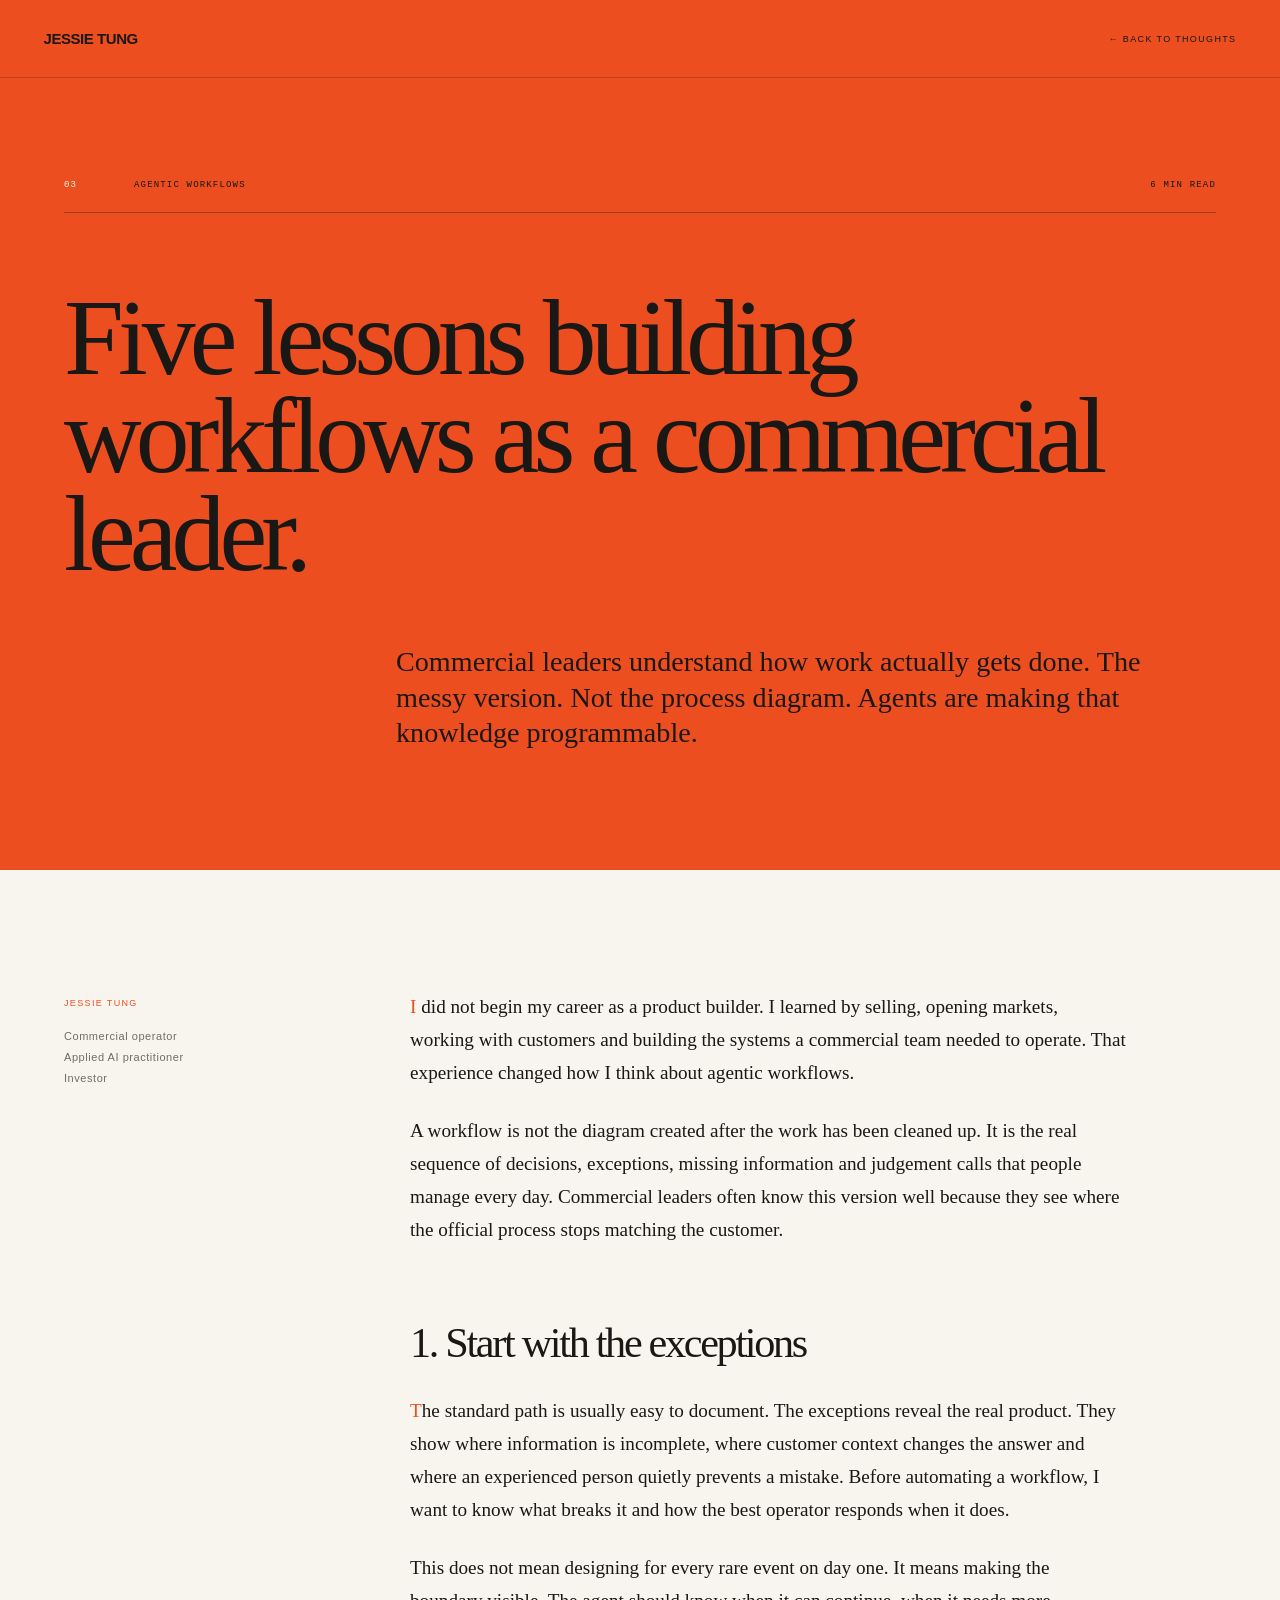
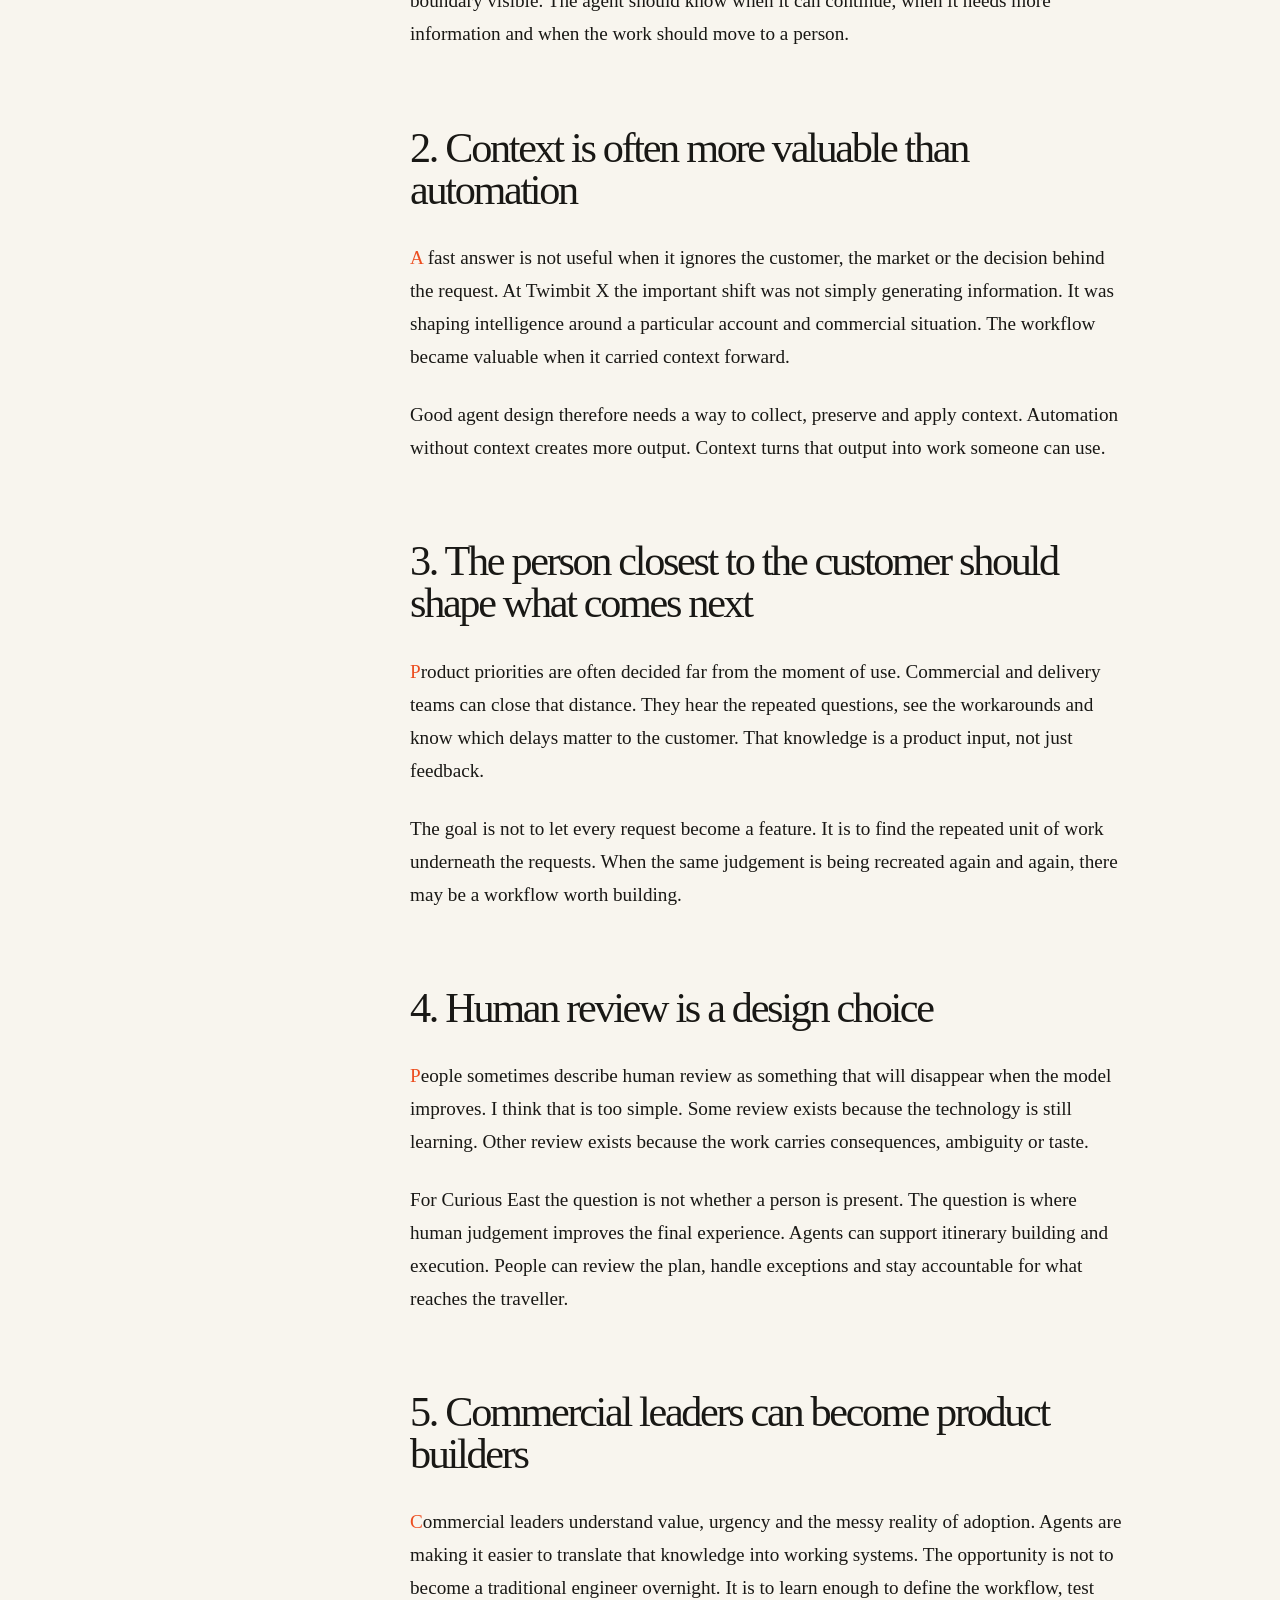
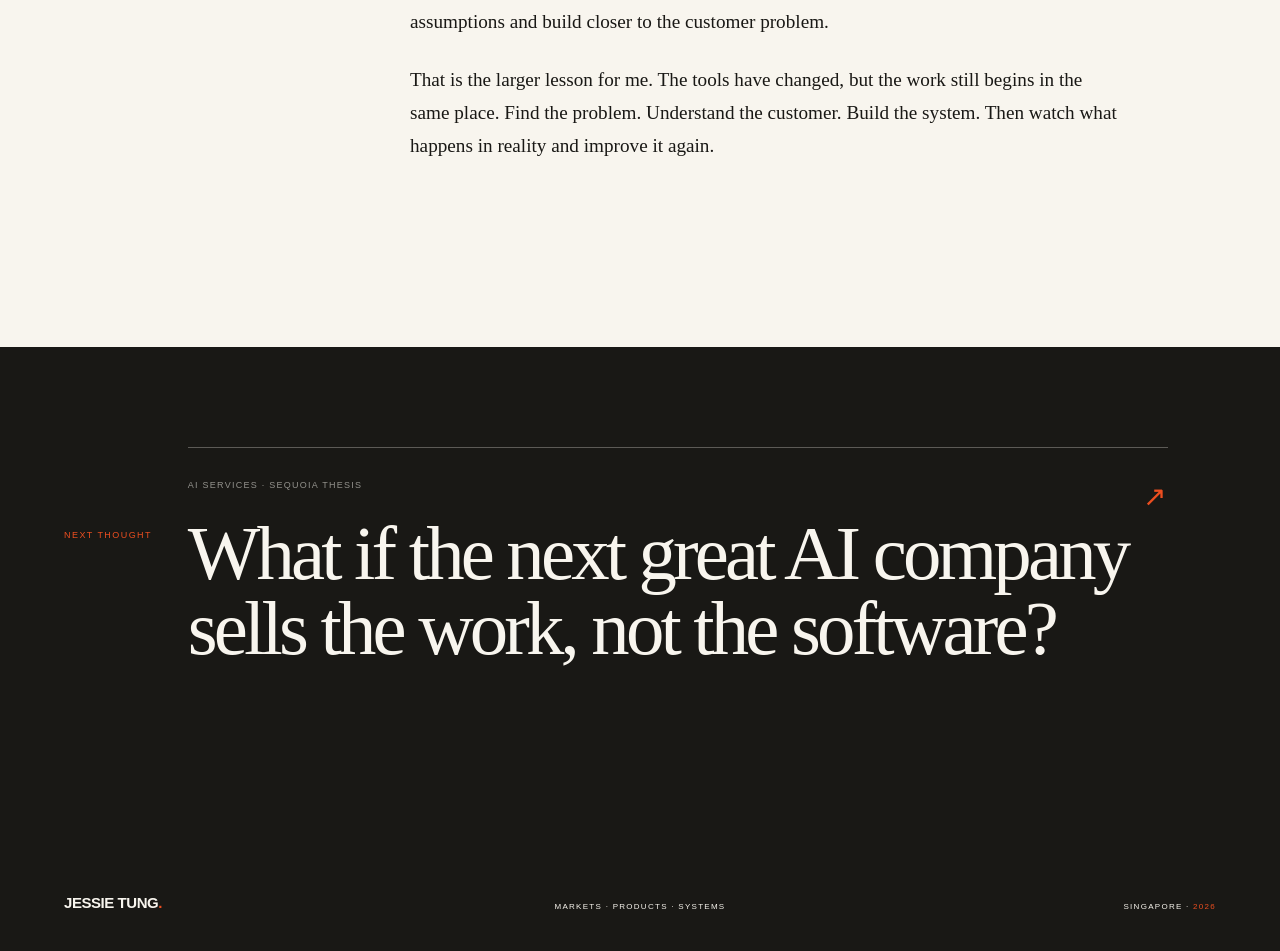
<file: thoughts/five-lessons-building-workflows/index.html>
<!doctype html>
<html lang="en">
  <head>
    <meta charset="utf-8">
    <meta name="viewport" content="width=device-width, initial-scale=1">
    <title>Five lessons building workflows as a commercial leader | Jessie Tung</title>
    <meta name="description" content="Commercial leaders understand how work actually gets done. The messy version. Not the process diagram. Agents are making that knowledge programmable.">
    <link rel="canonical" href="https://jctungg.github.io/thoughts/five-lessons-building-workflows">
    <meta property="og:title" content="Five lessons building workflows as a commercial leader | Jessie Tung">
    <meta property="og:description" content="Commercial leaders understand how work actually gets done. The messy version. Not the process diagram. Agents are making that knowledge programmable.">
    <meta property="og:type" content="article">
    <meta name="twitter:title" content="Five lessons building workflows as a commercial leader | Jessie Tung">
    <meta name="twitter:description" content="Commercial leaders understand how work actually gets done. The messy version. Not the process diagram. Agents are making that knowledge programmable.">
    <meta name="twitter:card" content="summary">
    <link rel="icon" href="/favicon.svg?v=2">
    <link rel="stylesheet" href="/styles.css">
  </head>
  <body>
    <main class="article-page"><header class="article-nav"><a class="wordmark" href="/#who-am-i" aria-label="Jessie Tung, home">JESSIE TUNG<span>.</span></a><a href="/#thoughts">← BACK TO THOUGHTS</a></header><article><header class="article-hero"><div class="article-meta"><span>03</span><p>AGENTIC WORKFLOWS</p><small>6 MIN READ</small></div><h1>Five lessons building workflows as a commercial leader.</h1><p class="article-intro">Commercial leaders understand how work actually gets done. The messy version. Not the process diagram. Agents are making that knowledge programmable.</p></header><div class="article-layout"><aside><p>JESSIE TUNG</p><span>Commercial operator<br/>Applied AI practitioner<br/>Investor</span></aside><div class="article-content"><section><p>I did not begin my career as a product builder. I learned by selling, opening markets, working with customers and building the systems a commercial team needed to operate. That experience changed how I think about agentic workflows.</p><p>A workflow is not the diagram created after the work has been cleaned up. It is the real sequence of decisions, exceptions, missing information and judgement calls that people manage every day. Commercial leaders often know this version well because they see where the official process stops matching the customer.</p></section><section><h2>1. Start with the exceptions</h2><p>The standard path is usually easy to document. The exceptions reveal the real product. They show where information is incomplete, where customer context changes the answer and where an experienced person quietly prevents a mistake. Before automating a workflow, I want to know what breaks it and how the best operator responds when it does.</p><p>This does not mean designing for every rare event on day one. It means making the boundary visible. The agent should know when it can continue, when it needs more information and when the work should move to a person.</p></section><section><h2>2. Context is often more valuable than automation</h2><p>A fast answer is not useful when it ignores the customer, the market or the decision behind the request. At Twimbit X the important shift was not simply generating information. It was shaping intelligence around a particular account and commercial situation. The workflow became valuable when it carried context forward.</p><p>Good agent design therefore needs a way to collect, preserve and apply context. Automation without context creates more output. Context turns that output into work someone can use.</p></section><section><h2>3. The person closest to the customer should shape what comes next</h2><p>Product priorities are often decided far from the moment of use. Commercial and delivery teams can close that distance. They hear the repeated questions, see the workarounds and know which delays matter to the customer. That knowledge is a product input, not just feedback.</p><p>The goal is not to let every request become a feature. It is to find the repeated unit of work underneath the requests. When the same judgement is being recreated again and again, there may be a workflow worth building.</p></section><section><h2>4. Human review is a design choice</h2><p>People sometimes describe human review as something that will disappear when the model improves. I think that is too simple. Some review exists because the technology is still learning. Other review exists because the work carries consequences, ambiguity or taste.</p><p>For Curious East the question is not whether a person is present. The question is where human judgement improves the final experience. Agents can support itinerary building and execution. People can review the plan, handle exceptions and stay accountable for what reaches the traveller.</p></section><section><h2>5. Commercial leaders can become product builders</h2><p>Commercial leaders understand value, urgency and the messy reality of adoption. Agents are making it easier to translate that knowledge into working systems. The opportunity is not to become a traditional engineer overnight. It is to learn enough to define the workflow, test assumptions and build closer to the customer problem.</p><p>That is the larger lesson for me. The tools have changed, but the work still begins in the same place. Find the problem. Understand the customer. Build the system. Then watch what happens in reality and improve it again.</p></section></div></div></article><nav class="article-next" aria-label="Continue reading"><p>NEXT THOUGHT</p><a href="/thoughts/ai-services-sell-the-work"><span>AI SERVICES · SEQUOIA THESIS</span><strong>What if the next great AI company sells the work, not the software?</strong><b aria-hidden="true">↗</b></a></nav><footer><a class="wordmark" href="/#who-am-i">JESSIE TUNG<span>.</span></a><p>MARKETS · PRODUCTS · SYSTEMS</p><p>SINGAPORE · <span>2026</span></p></footer></main>
  </body>
</html>
</file>
<file: styles.css>
:root { --cream: #f2eee5; --paper: #f8f5ee; --ink: #191815; --muted: #706d66; --orange: #ec4e20; --line: rgba(25, 24, 21, 0.2); }
* { box-sizing: border-box; }
html { scroll-behavior: smooth; }
body { margin: 0; background: var(--cream); color: var(--ink); font-family: Arial, Helvetica, sans-serif; -webkit-font-smoothing: antialiased; }
a { color: inherit; text-decoration: none; }

.site-header { position: absolute; z-index: 10; inset: 0 0 auto 0; display: flex; align-items: center; justify-content: space-between; padding: 30px 3.4vw; border-bottom: 1px solid rgba(248, 245, 238, 0.22); color: var(--paper); mix-blend-mode: difference; }
.wordmark { font-size: 15px; font-weight: 800; letter-spacing: -0.03em; }
.wordmark span { color: var(--orange); }
nav { display: flex; align-items: center; gap: clamp(20px, 2.8vw, 46px); }
nav a { position: relative; font-size: 10px; letter-spacing: 0.16em; }
nav a::after { content: ""; position: absolute; left: 0; right: 100%; bottom: -8px; height: 1px; background: currentColor; transition: right 180ms ease; }
nav a:hover::after, nav a.active::after { right: 0; }

.hero { min-height: 100svh; display: grid; grid-template-columns: minmax(0, 56%) minmax(0, 44%); }
.hero-copy { display: flex; flex-direction: column; justify-content: center; padding: 140px 7vw 70px 5vw; }
.eyebrow { margin: 0 0 20px; font-family: ui-monospace, SFMono-Regular, Menlo, monospace; font-size: 12px; color: var(--muted); }
.eyebrow span { color: var(--orange); }
.descriptor { max-width: 520px; margin: 0 0 36px; font-size: 12px; letter-spacing: 0.08em; text-transform: uppercase; line-height: 1.5; }
h1, h2 { margin: 0; font-family: Georgia, "Times New Roman", serif; font-weight: 400; letter-spacing: -0.055em; }
h1 { max-width: 760px; font-size: clamp(54px, 6.4vw, 104px); line-height: 0.93; }
.intro { max-width: 610px; margin-top: 46px; display: grid; gap: 11px; font-size: clamp(16px, 1.25vw, 20px); line-height: 1.55; }
.intro p { margin: 0; }
.text-link { align-self: flex-start; margin-top: 42px; padding-bottom: 6px; border-bottom: 1px solid var(--ink); font-size: 11px; letter-spacing: 0.15em; text-transform: uppercase; }
.text-link span { color: var(--orange); margin-left: 7px; }

.hero-portrait { position: relative; min-height: 100svh; margin: 0; overflow: hidden; isolation: isolate; background: #171513; }
.hero-portrait img { position: absolute; inset: 0; width: 100%; height: 100%; object-fit: cover; object-position: center 38%; }
.stage-glow { position: absolute; z-index: 1; inset: 0; background: linear-gradient(180deg, rgba(15,14,13,.02) 58%, rgba(15,14,13,.48)), linear-gradient(105deg, rgba(236,78,32,.06), transparent 54%); pointer-events: none; }
.portrait-status { position: absolute; z-index: 2; right: 28px; top: 105px; margin: 0; color: rgba(248,245,238,.72); font-size: 9px; letter-spacing: .18em; writing-mode: vertical-rl; text-shadow: 0 1px 10px rgba(0,0,0,.4); }
.portrait-note { position: absolute; z-index: 2; left: 30px; right: 30px; bottom: 28px; display: flex; justify-content: space-between; color: rgba(248,245,238,.88); font-size: 9px; letter-spacing: .18em; text-shadow: 0 1px 10px rgba(0,0,0,.45); }

.statement { min-height: 78vh; padding: 120px 5vw; background: var(--orange); color: #17120f; display: grid; grid-template-columns: 1fr 3fr; gap: 60px; align-content: center; }
.statement p { margin: 9px 0 0; font-size: 10px; letter-spacing: .16em; }
.statement h2 { max-width: 1040px; font-size: clamp(48px, 7.3vw, 112px); line-height: .96; }

.section-shell { display: grid; grid-template-columns: minmax(160px, 1fr) minmax(0, 3fr); gap: clamp(50px, 7vw, 130px); padding: 150px 5vw; }
.section-kicker { display: flex; gap: 18px; align-items: flex-start; padding-top: 7px; font-family: ui-monospace, SFMono-Regular, Menlo, monospace; font-size: 10px; letter-spacing: .12em; }
.section-kicker span { color: var(--orange); }
.section-kicker p { margin: 0; text-transform: uppercase; }
.section-heading { max-width: 1050px; margin-bottom: 100px; }
.section-heading > p:first-child, .overline { margin: 0 0 24px; font-size: 10px; letter-spacing: .16em; }
.section-heading h2 { font-size: clamp(54px, 7vw, 112px); line-height: .94; }
.section-deck { max-width: 690px; margin: 38px 0 0; font-size: clamp(17px, 1.45vw, 22px); line-height: 1.55; }

.working-index { background: var(--paper); }
.working-index h2 { margin-bottom: 68px; font-size: clamp(52px, 7vw, 108px); line-height: .95; }
.index-grid { display: grid; grid-template-columns: repeat(3, 1fr); border-top: 1px solid var(--line); }
.index-card { position: relative; min-height: 390px; padding: 28px 28px 36px 0; border-bottom: 1px solid var(--line); border-right: 1px solid var(--line); transition: background 180ms ease, color 180ms ease, padding 180ms ease; }
.index-card + .index-card { padding-left: 28px; }
.index-card:last-child { border-right: 0; }
.index-card span { font-size: 9px; letter-spacing: .14em; }
.index-card h3 { margin: 88px 0 26px; font-family: Georgia, "Times New Roman", serif; font-size: clamp(40px, 3.8vw, 61px); font-weight: 400; letter-spacing: -.045em; }
.index-card p { max-width: 270px; margin: 0; color: var(--muted); font-size: 14px; line-height: 1.6; }
.index-card b { position: absolute; right: 26px; bottom: 28px; color: var(--orange); font-size: 20px; font-weight: 400; }
.index-card:hover, .index-card:focus-visible { padding-left: 28px; background: var(--ink); color: var(--paper); outline: 0; }
.index-card:hover p, .index-card:focus-visible p { color: rgba(248,245,238,.68); }
.index-card.featured { background: var(--orange); }
.index-card.featured p { color: rgba(25,24,21,.74); }
.index-card.featured b { color: var(--ink); }

.career { background: var(--cream); }
.career-list { border-top: 1px solid var(--ink); }
.career-row { display: grid; grid-template-columns: minmax(270px, .85fr) 1.55fr; gap: clamp(40px, 6vw, 110px); padding: 62px 0 74px; border-bottom: 1px solid var(--line); }
.career-row-nested { margin-left: 42px; padding-left: 24px; border-left: 1px solid var(--orange); }
.career-meta { display: grid; grid-template-columns: 42px 1fr; gap: 8px; }
.career-meta > span { color: var(--orange); font-family: ui-monospace, SFMono-Regular, Menlo, monospace; font-size: 11px; }
.career-meta strong { display: block; font-size: 12px; letter-spacing: .1em; }
.career-meta p { margin: 9px 0 5px; color: var(--muted); font-size: 13px; line-height: 1.45; }
.career-meta small { color: var(--muted); font-size: 9px; letter-spacing: .12em; }
.career-story h3 { margin: 0 0 26px; font-family: Georgia, "Times New Roman", serif; font-size: clamp(34px, 3.6vw, 58px); font-weight: 400; letter-spacing: -.045em; line-height: 1.02; }
.career-story > p { max-width: 720px; margin: 0; font-size: 16px; line-height: 1.7; }
.career-story blockquote { margin: 42px 0 0; padding-left: 18px; border-left: 2px solid var(--orange); font-family: Georgia, "Times New Roman", serif; font-size: 19px; font-style: italic; }
.applied-ai { background: var(--ink); color: var(--paper); }
.ai-intro { padding-bottom: 130px; }
.section-kicker.light span { color: var(--orange); }
.ai-intro h2 { max-width: 1120px; font-size: clamp(52px, 7vw, 110px); line-height: .94; }
.ai-projects { display: grid; grid-template-columns: 1fr 1fr; }
.ai-card { min-height: 900px; padding: 72px 5vw 80px; color: var(--ink); }
.ai-card.past { background: #ddd6c9; }
.ai-card.present { background: var(--orange); }
.ai-label { display: flex; justify-content: space-between; padding-bottom: 23px; border-bottom: 1px solid rgba(25,24,21,.4); font-size: 10px; letter-spacing: .14em; }
.ai-label span { font-family: ui-monospace, SFMono-Regular, Menlo, monospace; }
.ai-card h3 { margin: 110px 0 46px; font-family: Georgia, "Times New Roman", serif; font-size: clamp(70px, 8vw, 128px); font-weight: 400; letter-spacing: -.065em; line-height: .86; }
.ai-question { max-width: 560px; margin: 0 0 30px; font-family: Georgia, "Times New Roman", serif; font-size: clamp(29px, 2.8vw, 44px); line-height: 1.08; }
.ai-card > p:not(.ai-question) { max-width: 600px; font-size: 16px; line-height: 1.72; }
.ai-card dl { display: grid; grid-template-columns: repeat(3, 1fr); margin: 70px 0 0; padding: 28px 0; border-top: 1px solid rgba(25,24,21,.35); border-bottom: 1px solid rgba(25,24,21,.35); }
.ai-card dl div { border-right: 1px solid rgba(25,24,21,.25); padding-right: 18px; }
.ai-card dl div + div { padding-left: 18px; }
.ai-card dl div:last-child { border-right: 0; }
.ai-card dt { font-size: 8px; letter-spacing: .13em; }
.ai-card dd { margin: 12px 0 0; font-family: Georgia, "Times New Roman", serif; font-size: clamp(25px, 2.5vw, 39px); letter-spacing: -.04em; }
.ai-card.present dd { font-size: clamp(21px, 2.1vw, 32px); line-height: 1.05; }
.ai-card blockquote { max-width: 560px; margin: 90px 0 0; font-family: Georgia, "Times New Roman", serif; font-size: clamp(27px, 2.6vw, 42px); font-style: italic; line-height: 1.15; }

.thoughts { background: var(--paper); }
.thoughts-heading h2 { max-width: 960px; }
.thought-list { border-top: 1px solid var(--ink); }
.thought-card { border-bottom: 1px solid var(--line); }
.thought-link { display: grid; grid-template-columns: 60px 1fr 105px; gap: 26px; padding: 55px 0 64px; transition: padding 180ms ease, background 180ms ease; }
.thought-link:hover, .thought-link:focus-visible { padding-left: 24px; padding-right: 24px; background: var(--cream); outline: 0; }
.thought-number { padding-top: 5px; color: var(--orange); font-family: ui-monospace, SFMono-Regular, Menlo, monospace; font-size: 11px; }
.thought-body > p { margin: 0 0 21px; font-size: 9px; letter-spacing: .14em; }
.thought-body h3 { max-width: 990px; margin: 0; font-family: Georgia, "Times New Roman", serif; font-size: clamp(38px, 5vw, 76px); font-weight: 400; letter-spacing: -.05em; line-height: 1; }
.thought-body > span { display: block; max-width: 720px; margin-top: 28px; color: var(--muted); font-size: 15px; line-height: 1.65; }
.thought-toggle { display: flex; flex-direction: column; align-items: flex-end; justify-content: space-between; }
.thought-toggle i { color: var(--orange); font-family: Georgia, "Times New Roman", serif; font-size: 29px; font-style: normal; font-weight: 300; transition: transform 180ms ease; }
.thought-toggle b { font-size: 8px; letter-spacing: .14em; }
.thought-link:hover .thought-toggle i, .thought-link:focus-visible .thought-toggle i { transform: translate(4px, -4px); }

.article-page { min-height: 100vh; background: var(--paper); }
.article-nav { position: absolute; z-index: 10; inset: 0 0 auto; display: flex; justify-content: space-between; align-items: center; padding: 30px 3.4vw; border-bottom: 1px solid rgba(25,24,21,.22); }
.article-nav > a:last-child { font-size: 9px; letter-spacing: .15em; }
.article-hero { padding: 180px 5vw 120px; background: var(--orange); }
.article-meta { display: grid; grid-template-columns: 50px 1fr auto; gap: 20px; align-items: center; margin-bottom: 76px; padding-bottom: 22px; border-bottom: 1px solid rgba(25,24,21,.35); font-family: ui-monospace, SFMono-Regular, Menlo, monospace; font-size: 9px; letter-spacing: .13em; }
.article-meta span { color: var(--paper); }
.article-meta p, .article-meta small { margin: 0; font-size: inherit; }
.article-hero h1 { max-width: 1260px; font-size: clamp(64px, 8.4vw, 132px); line-height: .91; }
.article-intro { max-width: 820px; margin: 62px 0 0 auto; font-family: Georgia, "Times New Roman", serif; font-size: clamp(24px, 2.2vw, 35px); line-height: 1.25; }
.article-layout { display: grid; grid-template-columns: minmax(170px, .7fr) minmax(0, 2.3fr); gap: clamp(70px, 10vw, 180px); padding: 120px 12vw 160px 5vw; }
.article-layout aside { position: sticky; top: 50px; align-self: start; padding-top: 8px; }
.article-layout aside p { margin: 0 0 18px; color: var(--orange); font-size: 9px; letter-spacing: .15em; }
.article-layout aside span { color: var(--muted); font-size: 11px; line-height: 1.8; letter-spacing: .05em; }
.article-content { max-width: 790px; }
.article-content section + section { margin-top: 76px; }
.article-content h2 { margin: 0 0 30px; font-size: clamp(34px, 3.3vw, 52px); line-height: 1; }
.article-content p { margin: 0 0 25px; font-family: Georgia, "Times New Roman", serif; font-size: clamp(18px, 1.5vw, 22px); line-height: 1.72; }
.article-content p:first-of-type::first-letter { color: var(--orange); }
.article-next { padding: 100px 5vw 115px; background: var(--ink); color: var(--paper); }
.article-next > p { margin: 0 0 42px; color: var(--orange); font-size: 9px; letter-spacing: .16em; }
.article-next a { position: relative; display: block; max-width: 1120px; padding-top: 32px; border-top: 1px solid rgba(248,245,238,.3); }
.article-next a > span { display: block; margin-bottom: 26px; color: rgba(248,245,238,.55); font-size: 9px; letter-spacing: .14em; }
.article-next strong { display: block; max-width: 980px; font-family: Georgia, "Times New Roman", serif; font-size: clamp(42px, 6vw, 88px); font-weight: 400; letter-spacing: -.05em; line-height: .98; }
.article-next b { position: absolute; right: 0; top: 32px; color: var(--orange); font-size: 28px; font-weight: 400; }

.closing { min-height: 88vh; padding: 130px 5vw; background: var(--orange); display: flex; flex-direction: column; justify-content: center; }
.closing > p { margin: 0 0 34px; font-size: 10px; letter-spacing: .16em; }
.closing h2 { max-width: 1100px; font-size: clamp(70px, 10vw, 154px); line-height: .86; }
.closing .contact-link { align-self: flex-start; margin-top: 80px; }
.contact-label { width: fit-content; padding-bottom: 7px; border-bottom: 1px solid var(--ink); font-size: 11px; letter-spacing: .15em; text-transform: uppercase; }
.contact-label b { margin-left: 9px; font-weight: 400; }
footer { min-height: 170px; display: grid; grid-template-columns: 1fr auto 1fr; align-items: end; gap: 30px; padding: 50px 5vw 40px; background: var(--ink); color: var(--paper); }
footer > p { margin: 0; font-size: 8px; letter-spacing: .16em; text-align: center; }
footer > p:last-child { text-align: right; }
footer > p span { color: var(--orange); }

@media (max-width: 820px) {
  .site-header { position: fixed; align-items: flex-start; flex-direction: column; gap: 17px; padding: 17px 20px 15px; background: rgba(242,238,229,.94); color: var(--ink); mix-blend-mode: normal; backdrop-filter: blur(14px); border-bottom-color: var(--line); }
  nav { width: 100%; gap: 22px; overflow-x: auto; margin-left: 0; padding-bottom: 2px; }
  nav a { font-size: 8px; white-space: nowrap; }
  .hero { display: flex; flex-direction: column; }
  .hero-copy { min-height: 92svh; padding: 150px 22px 70px; order: 1; }
  .hero-portrait { min-height: 68svh; order: 2; }
  .hero-portrait img { object-position: center 34%; }
  h1 { font-size: clamp(52px, 15vw, 74px); }
  .intro { margin-top: 34px; }
  .statement { min-height: 70svh; padding: 90px 22px; display: block; }
  .statement h2 { margin-top: 70px; }
  .section-shell { display: block; padding: 95px 22px; }
  .section-kicker { margin-bottom: 72px; }
  .section-heading { margin-bottom: 70px; }
  .section-heading h2, .working-index h2, .ai-intro h2 { font-size: clamp(48px, 14vw, 70px); }
  .index-grid { grid-template-columns: 1fr; }
  .index-card, .index-card + .index-card { min-height: 300px; padding: 26px 22px 28px 0; border-right: 0; }
  .index-card + .index-card { padding-left: 0; }
  .index-card:hover, .index-card:focus-visible { padding-left: 22px; }
  .index-card h3 { margin-top: 66px; }
  .career-row { grid-template-columns: 1fr; gap: 50px; padding: 48px 0 60px; }
  .career-row-nested { margin-left: 0; padding-left: 16px; }
  .career-meta { grid-template-columns: 35px 1fr; }
  .ai-intro { padding-bottom: 90px; }
  .ai-projects { grid-template-columns: 1fr; }
  .ai-card { min-height: auto; padding: 60px 22px 75px; }
  .ai-card h3 { margin: 90px 0 42px; font-size: clamp(72px, 23vw, 110px); }
  .ai-card dl { grid-template-columns: 1fr; }
  .ai-card dl div, .ai-card dl div + div { padding: 18px 0; border-right: 0; border-bottom: 1px solid rgba(25,24,21,.25); }
  .ai-card dl div:last-child { border-bottom: 0; }
  .ai-card blockquote { margin-top: 65px; }
  .thought-link { grid-template-columns: 34px 1fr; gap: 12px; padding: 40px 0 48px; }
  .thought-link:hover, .thought-link:focus-visible { padding-left: 12px; padding-right: 12px; }
  .thought-toggle { grid-column: 2; flex-direction: row-reverse; align-items: center; justify-content: flex-end; gap: 12px; margin-top: 26px; }
  .thought-toggle i { font-size: 30px; }
  .article-nav { position: absolute; padding: 20px 22px; }
  .article-nav > a:last-child { font-size: 8px; }
  .article-hero { padding: 135px 22px 80px; }
  .article-meta { grid-template-columns: 30px 1fr; gap: 12px; margin-bottom: 55px; }
  .article-meta small { grid-column: 2; }
  .article-hero h1 { font-size: clamp(51px, 14vw, 72px); }
  .article-intro { margin-top: 44px; font-size: 23px; }
  .article-layout { display: block; padding: 78px 22px 100px; }
  .article-layout aside { position: static; margin-bottom: 70px; padding-bottom: 30px; border-bottom: 1px solid var(--line); }
  .article-content section + section { margin-top: 60px; }
  .article-content h2 { font-size: 36px; }
  .article-content p { font-size: 18px; line-height: 1.68; }
  .article-next { padding: 80px 22px 90px; }
  .article-next a { padding-right: 30px; }
  .article-next strong { font-size: clamp(39px, 11vw, 58px); }
  .closing { min-height: 75svh; padding: 100px 22px; }
  .closing h2 { font-size: clamp(66px, 20vw, 96px); }
  footer { grid-template-columns: 1fr 1fr; align-items: center; }
  footer > p:first-of-type { display: none; }
  footer > p:last-child { text-align: right; }
}

@media (prefers-reduced-motion: reduce) { html { scroll-behavior: auto; } }
</file>
